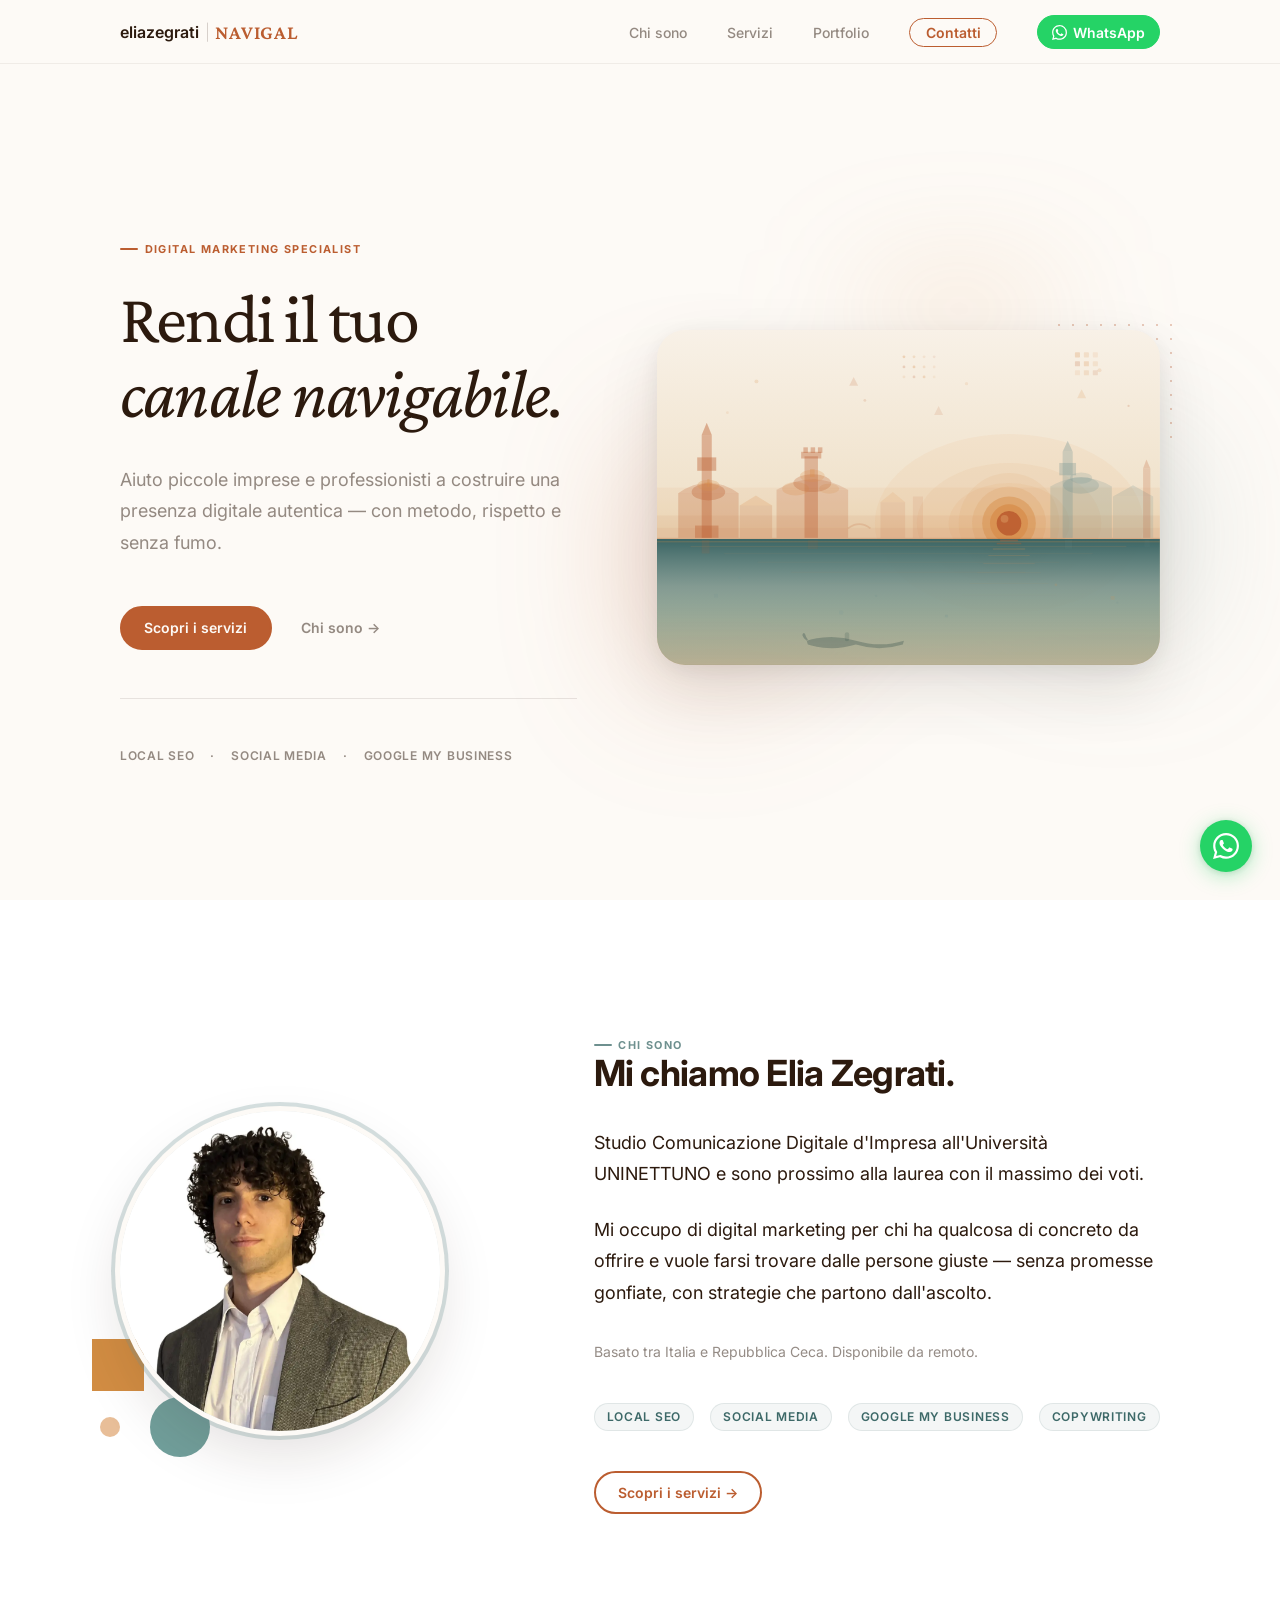
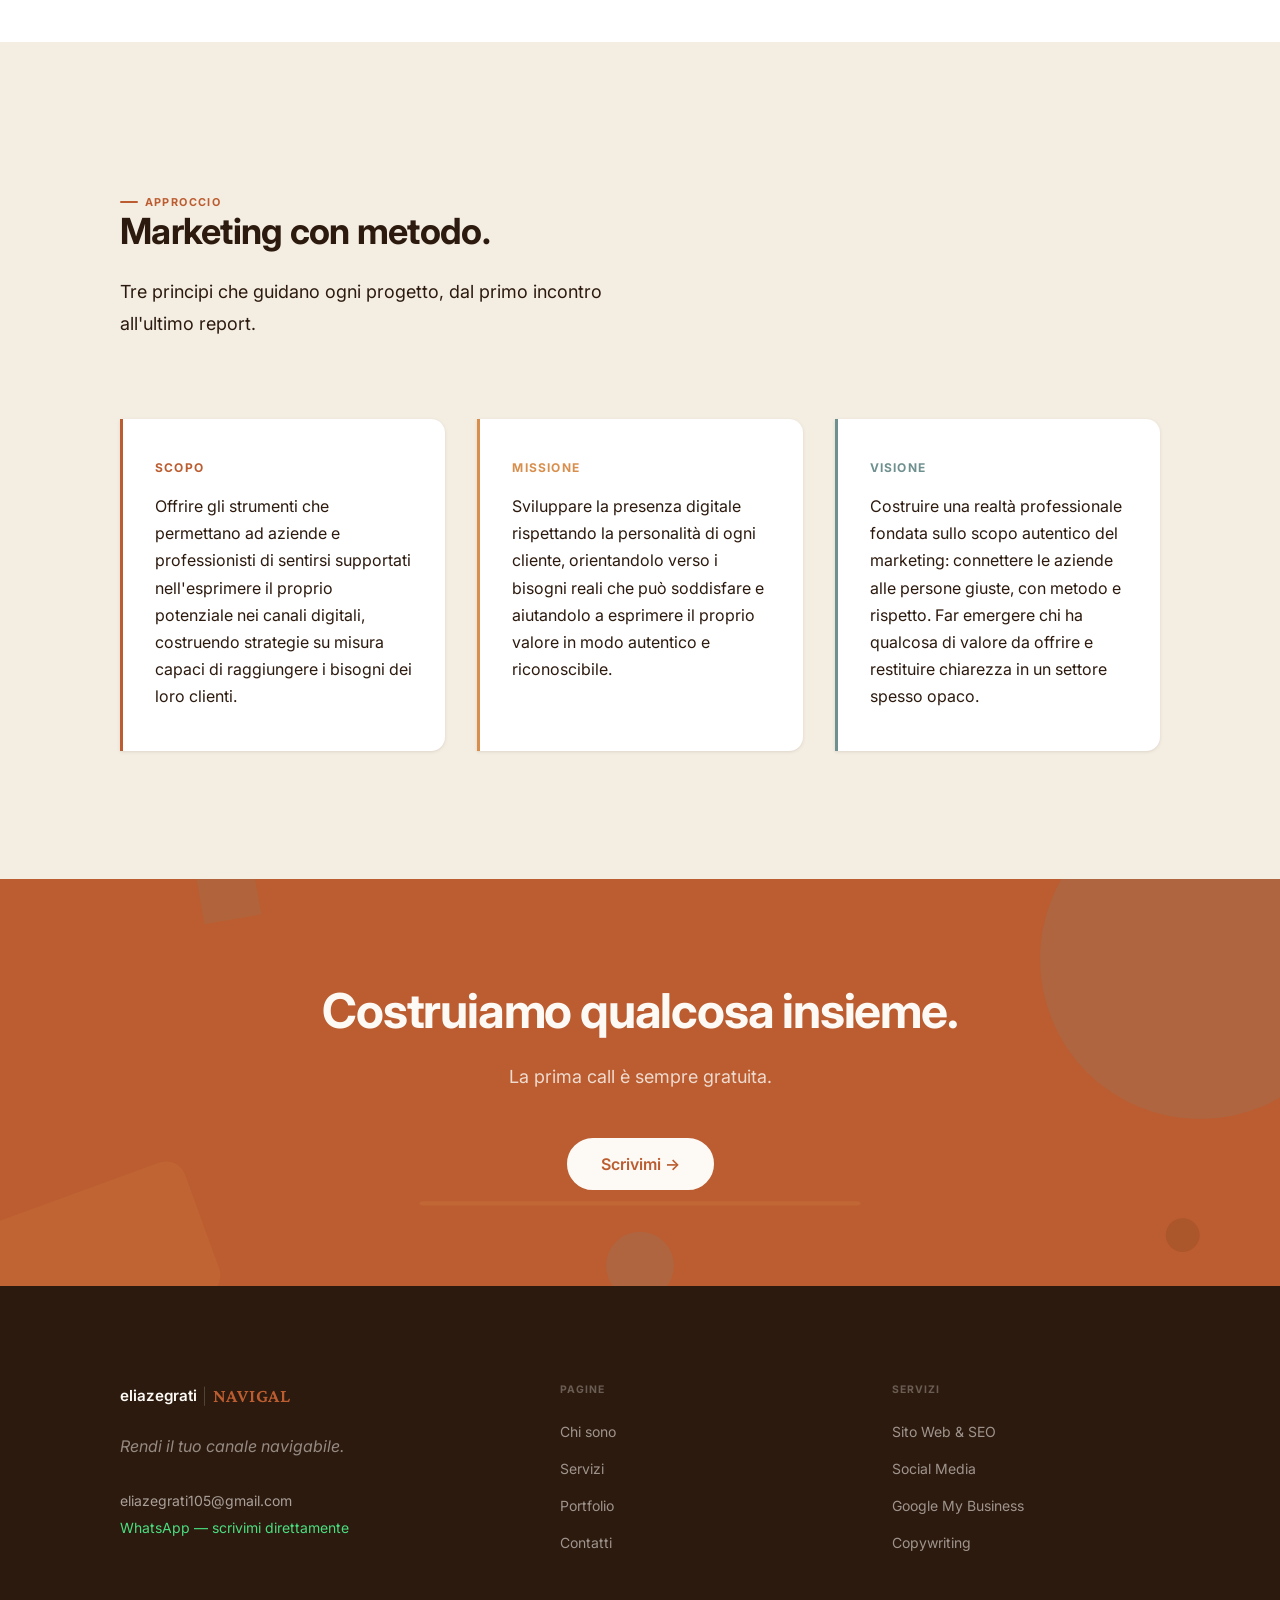
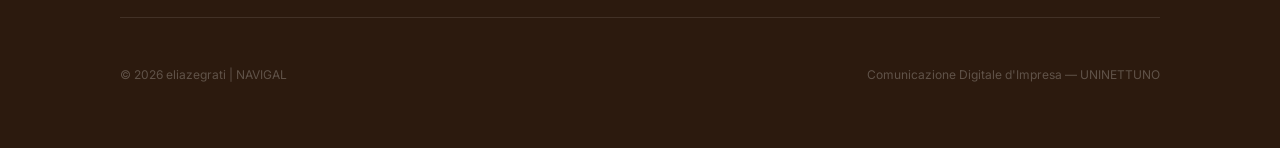
<file: index.html>
<!DOCTYPE html>
<html lang="it">
<head>
  <meta charset="UTF-8">
  <meta name="viewport" content="width=device-width, initial-scale=1.0">
  <script>if ('scrollRestoration' in history) history.scrollRestoration = 'manual';</script>
  <title>Elia Zegrati | NAVIGAL — Digital Marketing</title>
  <meta name="description" content="Elia Zegrati, digital marketing specialist. Local SEO, Social Media, Copywriting per piccole imprese e professionisti.">
  <link rel="preconnect" href="https://fonts.googleapis.com">
  <link rel="preconnect" href="https://fonts.gstatic.com" crossorigin>
  <link href="https://fonts.googleapis.com/css2?family=Crimson+Pro:ital,wght@0,400;0,500;0,600;1,400;1,500&family=Inter:wght@400;500;600;700;800&display=swap" rel="stylesheet">
  <link rel="stylesheet" href="css/reset.css">
  <link rel="stylesheet" href="css/variables.css">
  <link rel="stylesheet" href="css/typography.css">
  <link rel="stylesheet" href="css/components.css">
  <link rel="stylesheet" href="css/layout.css">
</head>
<body>

  <!-- ══ NAVIGATION ══ -->
  <header class="site-header" id="site-header">
    <div class="container">
      <nav class="nav" aria-label="Navigazione principale">
        <a href="index.html" class="nav-logo" aria-label="Torna alla home — Elia Zegrati NAVIGAL">
          <span class="nav-logo-name">eliazegrati</span>
          <span class="nav-logo-sep" aria-hidden="true">|</span>
          <span class="nav-logo-brand">NAVIGAL</span>
        </a>
        <button class="nav-toggle" id="nav-toggle" aria-expanded="false" aria-controls="nav-menu" aria-label="Apri menu di navigazione">
          <span></span><span></span><span></span>
        </button>
        <ul class="nav-menu" id="nav-menu" role="list">
          <li><a href="#chi-sono" class="nav-link">Chi sono</a></li>
          <li><a href="servizi.html" class="nav-link">Servizi</a></li>
          <li><a href="portfolio.html" class="nav-link">Portfolio</a></li>
          <li><a href="mailto:eliazegrati105@gmail.com" class="nav-cta">Contatti</a></li>
          <li>
            <a href="https://wa.me/393393580501" class="nav-wa" target="_blank" rel="noopener noreferrer" aria-label="Scrivimi su WhatsApp">
              <svg viewBox="0 0 24 24" fill="currentColor" aria-hidden="true"><path d="M17.472 14.382c-.297-.149-1.758-.867-2.03-.967-.273-.099-.471-.148-.67.15-.197.297-.767.966-.94 1.164-.173.199-.347.223-.644.075-.297-.15-1.255-.463-2.39-1.475-.883-.788-1.48-1.761-1.653-2.059-.173-.297-.018-.458.13-.606.134-.133.298-.347.446-.52.149-.174.198-.298.298-.497.099-.198.05-.371-.025-.52-.075-.149-.669-1.612-.916-2.207-.242-.579-.487-.5-.669-.51-.173-.008-.371-.01-.57-.01-.198 0-.52.074-.792.372-.272.297-1.04 1.016-1.04 2.479 0 1.462 1.065 2.875 1.213 3.074.149.198 2.096 3.2 5.077 4.487.709.306 1.262.489 1.694.625.712.227 1.36.195 1.871.118.571-.085 1.758-.719 2.006-1.413.248-.694.248-1.289.173-1.413-.074-.124-.272-.198-.57-.347m-5.421 7.403h-.004a9.87 9.87 0 01-5.031-1.378l-.361-.214-3.741.982.998-3.648-.235-.374a9.86 9.86 0 01-1.51-5.26c.001-5.45 4.436-9.884 9.888-9.884 2.64 0 5.122 1.03 6.988 2.898a9.825 9.825 0 012.893 6.994c-.003 5.45-4.437 9.884-9.885 9.884m8.413-18.297A11.815 11.815 0 0012.05 0C5.495 0 .16 5.335.157 11.892c0 2.096.547 4.142 1.588 5.945L.057 24l6.305-1.654a11.882 11.882 0 005.683 1.448h.005c6.554 0 11.89-5.335 11.893-11.893a11.821 11.821 0 00-3.48-8.413z"/></svg>
              WhatsApp
            </a>
          </li>
        </ul>
      </nav>
    </div>
  </header>

  <main>

    <!-- ══ HERO ══ -->
    <section class="hero" aria-label="Presentazione">
      <div class="container">
        <div class="hero-inner">

          <!-- Copy — scorrimento lento -->
          <div class="hero-parallax-l">
            <div class="hero-content">
              <p class="hero-eyebrow">Digital Marketing Specialist</p>
              <h1 class="hero-headline">
                Rendi il tuo<br>
                <em>canale navigabile.</em>
              </h1>
              <p class="hero-sub">
                Aiuto piccole imprese e professionisti a costruire una presenza digitale autentica — con metodo, rispetto e senza fumo.
              </p>
              <div class="hero-actions">
                <a href="servizi.html" class="btn btn-primary">Scopri i servizi</a>
                <a href="#chi-sono" class="btn btn-ghost">Chi sono →</a>
              </div>
              <div class="hero-services" aria-label="Aree di competenza">
                <span class="hero-service-tag">Local SEO</span>
                <span class="hero-service-tag" aria-hidden="true">·</span>
                <span class="hero-service-tag">Social Media</span>
                <span class="hero-service-tag" aria-hidden="true">·</span>
                <span class="hero-service-tag">Google My Business</span>
              </div>
            </div>
          </div>

          <!-- Finestra illustrazione — scorrimento più lento -->
          <div class="hero-parallax-r" aria-hidden="true">
            <div class="hero-window">
              <!-- SVG: Tramonto veneziano geometrico — inline, no file esterni -->
              <svg viewBox="0 0 900 600" xmlns="http://www.w3.org/2000/svg"
                   style="display:block;width:100%;height:100%;"
                   preserveAspectRatio="xMidYMid meet" aria-hidden="true">
                <defs>
                  <linearGradient id="vz-sky" x1="0" y1="0" x2="0" y2="1">
                    <stop offset="0%"   stop-color="#F8F1E7"/>
                    <stop offset="50%"  stop-color="#F0E2CB"/>
                    <stop offset="82%"  stop-color="#E5C898"/>
                    <stop offset="100%" stop-color="#D88F4D" stop-opacity="0.65"/>
                  </linearGradient>
                  <linearGradient id="vz-water" x1="0" y1="0" x2="0" y2="1">
                    <stop offset="0%"   stop-color="#3A6463"/>
                    <stop offset="38%"  stop-color="#6E908F" stop-opacity="0.82"/>
                    <stop offset="100%" stop-color="#7AADA9" stop-opacity="0.42"/>
                  </linearGradient>
                </defs>

                <!-- ── CIELO ── -->
                <rect width="900" height="600" fill="url(#vz-sky)"/>
                <!-- Fasce atmosferiche calde verso l'orizzonte -->
                <rect x="0" y="282" width="900" height="90"  fill="#D88F4D" opacity="0.08"/>
                <rect x="0" y="332" width="900" height="46"  fill="#BB5D30" opacity="0.07"/>
                <rect x="0" y="354" width="900" height="22"  fill="#BB5D30" opacity="0.06"/>
                <!-- Alone ambientale del sole -->
                <ellipse cx="630" cy="346" rx="240" ry="160" fill="#D88F4D" opacity="0.07"/>
                <ellipse cx="630" cy="346" rx="165" ry="108" fill="#D88F4D" opacity="0.08"/>
                <ellipse cx="630" cy="346" rx="108" ry="72"  fill="#D88F4D" opacity="0.09"/>

                <!-- ── SOLE — cerchi concentrici modulari ── -->
                <circle cx="630" cy="346" r="90"  fill="#D88F4D" opacity="0.10"/>
                <circle cx="630" cy="346" r="66"  fill="#D88F4D" opacity="0.18"/>
                <circle cx="630" cy="346" r="48"  fill="#D88F4D" opacity="0.50"/>
                <circle cx="630" cy="346" r="34"  fill="#D88F4D" opacity="0.82"/>
                <circle cx="630" cy="346" r="22"  fill="#BB5D30" opacity="0.90"/>
                <circle cx="622" cy="338" r="7"   fill="#F2C88A" opacity="0.28"/>

                <!-- ── LINEA ORIZZONTE ── -->
                <rect x="0" y="372" width="900" height="1.5" fill="#BB5D30" opacity="0.30"/>
                <rect x="0" y="373.5" width="900" height="1" fill="#D88F4D" opacity="0.22"/>

                <!-- ── ACQUA ── -->
                <rect x="0" y="374" width="900" height="226" fill="url(#vz-water)"/>
                <!-- Striature di luce sull'acqua -->
                <rect x="0"   y="378" width="900" height="2"   fill="#D88F4D" opacity="0.28"/>
                <rect x="60"  y="387" width="780" height="1.5" fill="#D88F4D" opacity="0.16"/>
                <rect x="120" y="400" width="660" height="1"   fill="#D88F4D" opacity="0.11"/>
                <rect x="180" y="415" width="540" height="1"   fill="#D88F4D" opacity="0.08"/>
                <rect x="240" y="433" width="420" height="1"   fill="#D88F4D" opacity="0.06"/>
                <rect x="300" y="453" width="300" height="0.5" fill="#D88F4D" opacity="0.04"/>

                <!-- ══ ARCHITETTURE VENEZIANE — sagome geometriche ══ -->

                <!-- ─ Cluster sinistro ─ -->
                <!-- Campanile sottile -->
                <polygon points="80,188 89,166 98,188"        fill="#BB5D30" opacity="0.44"/>
                <rect x="80"  y="188" width="18" height="184" fill="#BB5D30" opacity="0.40"/>
                <rect x="72"  y="228" width="34" height="24"  fill="#BB5D30" opacity="0.42"/>
                <rect x="68"  y="350" width="42" height="22"  fill="#BB5D30" opacity="0.38"/>
                <!-- Chiesa con cupola -->
                <rect x="38"  y="292" width="108" height="80" fill="#BB5D30" opacity="0.26"/>
                <path d="M38,292 Q92,255 146,292 Z"           fill="#BB5D30" opacity="0.24"/>
                <ellipse cx="92" cy="290" rx="30" ry="15"     fill="#BB5D30" opacity="0.32"/>
                <ellipse cx="92" cy="278" rx="20" ry="10"     fill="#D88F4D" opacity="0.28"/>
                <rect x="90"  y="267" width="4"  height="14"  fill="#D88F4D" opacity="0.38"/>
                <rect x="85"  y="273" width="14" height="3"   fill="#D88F4D" opacity="0.38"/>
                <!-- Palazzetto laterale -->
                <rect x="148" y="314" width="58" height="58"  fill="#BB5D30" opacity="0.18"/>
                <polygon points="148,314 177,296 206,314"      fill="#D88F4D" opacity="0.22"/>

                <!-- ─ Cluster centrale ─ -->
                <!-- Torre con merli -->
                <rect x="264" y="226" width="24" height="146" fill="#BB5D30" opacity="0.36"/>
                <rect x="258" y="218" width="36" height="12"  fill="#BB5D30" opacity="0.38"/>
                <rect x="262" y="210" width="8"  height="10"  fill="#BB5D30" opacity="0.38"/>
                <rect x="275" y="210" width="8"  height="10"  fill="#BB5D30" opacity="0.38"/>
                <rect x="288" y="210" width="8"  height="10"  fill="#BB5D30" opacity="0.38"/>
                <!-- Grande chiesa -->
                <rect x="214" y="286" width="128" height="86" fill="#BB5D30" opacity="0.22"/>
                <path d="M214,286 Q278,248 342,286 Z"          fill="#BB5D30" opacity="0.20"/>
                <!-- Tre cupole -->
                <ellipse cx="248" cy="284" rx="24" ry="12"    fill="#D88F4D" opacity="0.24"/>
                <ellipse cx="308" cy="284" rx="18" ry="9"     fill="#D88F4D" opacity="0.20"/>
                <ellipse cx="278" cy="274" rx="34" ry="16"    fill="#BB5D30" opacity="0.28"/>
                <ellipse cx="278" cy="261" rx="22" ry="11"    fill="#D88F4D" opacity="0.24"/>
                <rect x="274" y="249" width="8"  height="14"  fill="#D88F4D" opacity="0.32"/>
                <!-- Arco ponte -->
                <path d="M342,355 Q362,340 382,355" stroke="#BB5D30" stroke-width="3" fill="none" opacity="0.18"/>

                <!-- ─ Transizione (davanti al sole, più tenue) ─ -->
                <rect x="400" y="308" width="44" height="64"  fill="#BB5D30" opacity="0.12"/>
                <polygon points="400,308 422,290 444,308"      fill="#D88F4D" opacity="0.14"/>
                <rect x="458" y="298" width="18" height="74"  fill="#BB5D30" opacity="0.10"/>

                <!-- ─ Cluster destro — tonalità verde ─ -->
                <!-- Campanile destro -->
                <polygon points="726,218 735,198 744,218"      fill="#6E908F" opacity="0.32"/>
                <rect x="726" y="218" width="18" height="154"  fill="#6E908F" opacity="0.28"/>
                <rect x="720" y="238" width="30" height="22"   fill="#6E908F" opacity="0.30"/>
                <!-- Palazzo con cupola -->
                <rect x="704" y="280" width="110" height="92"  fill="#6E908F" opacity="0.22"/>
                <path d="M704,280 Q759,248 814,280 Z"           fill="#6E908F" opacity="0.20"/>
                <ellipse cx="759" cy="278" rx="32" ry="15"     fill="#6E908F" opacity="0.24"/>
                <ellipse cx="759" cy="265" rx="20" ry="10"     fill="#6E908F" opacity="0.20"/>
                <!-- Edificio estremo destro -->
                <rect x="816" y="298" width="72" height="74"   fill="#6E908F" opacity="0.18"/>
                <polygon points="816,298 852,278 888,298"       fill="#6E908F" opacity="0.20"/>
                <rect x="870" y="248" width="13" height="124"  fill="#BB5D30" opacity="0.22"/>
                <polygon points="870,248 876,232 883,248"       fill="#BB5D30" opacity="0.24"/>

                <!-- ══ RIFLESSI SULL'ACQUA ══ -->
                <!-- Colonna di luce del sole — si allarga scendendo -->
                <rect x="614" y="375" width="32"  height="3"   fill="#BB5D30" opacity="0.42"/>
                <rect x="608" y="381" width="44"  height="2.5" fill="#BB5D30" opacity="0.32"/>
                <rect x="601" y="391" width="58"  height="2"   fill="#D88F4D" opacity="0.26"/>
                <rect x="593" y="403" width="74"  height="1.5" fill="#D88F4D" opacity="0.20"/>
                <rect x="584" y="417" width="92"  height="1.5" fill="#D88F4D" opacity="0.14"/>
                <rect x="573" y="434" width="114" height="1"   fill="#D88F4D" opacity="0.10"/>
                <rect x="560" y="453" width="140" height="1"   fill="#D88F4D" opacity="0.07"/>
                <rect x="545" y="474" width="170" height="0.5" fill="#D88F4D" opacity="0.04"/>
                <!-- Riflessi edifici -->
                <rect x="80"  y="376" width="14"  height="24"  fill="#BB5D30" opacity="0.12"/>
                <rect x="270" y="376" width="18"  height="16"  fill="#BB5D30" opacity="0.09"/>
                <rect x="730" y="376" width="13"  height="15"  fill="#6E908F" opacity="0.09"/>
                <rect x="872" y="376" width="10"  height="13"  fill="#6E908F" opacity="0.07"/>

                <!-- ─ Gondola ─ -->
                <path d="M268,556 Q312,543 356,556 Q400,569 442,556 L440,563 Q398,576 356,563 Q312,576 270,563 Z"
                      fill="#2C4847" opacity="0.30"/>
                <path d="M268,556 Q262,553 260,546 Q262,540 265,544 Q267,551 270,554 Z"
                      fill="#2C4847" opacity="0.30"/>
                <rect x="336" y="541" width="8" height="16" rx="4" fill="#2C4847" opacity="0.18"/>

                <!-- ══ MODULI DECORATIVI ══ -->

                <!-- Griglia di cerchi — cielo centrale alto -->
                <circle cx="442" cy="48"  r="2.5" fill="#D88F4D" opacity="0.30"/>
                <circle cx="460" cy="48"  r="2.5" fill="#D88F4D" opacity="0.20"/>
                <circle cx="478" cy="48"  r="2.5" fill="#D88F4D" opacity="0.13"/>
                <circle cx="496" cy="48"  r="2.5" fill="#BB5D30" opacity="0.10"/>
                <circle cx="442" cy="66"  r="2.5" fill="#BB5D30" opacity="0.22"/>
                <circle cx="460" cy="66"  r="2.5" fill="#D88F4D" opacity="0.30"/>
                <circle cx="478" cy="66"  r="2.5" fill="#D88F4D" opacity="0.18"/>
                <circle cx="496" cy="66"  r="2.5" fill="#D88F4D" opacity="0.12"/>
                <circle cx="442" cy="84"  r="2.5" fill="#D88F4D" opacity="0.14"/>
                <circle cx="460" cy="84"  r="2.5" fill="#BB5D30" opacity="0.20"/>
                <circle cx="478" cy="84"  r="2.5" fill="#D88F4D" opacity="0.26"/>
                <circle cx="496" cy="84"  r="2.5" fill="#D88F4D" opacity="0.10"/>

                <!-- Punti accentuali nel cielo -->
                <circle cx="178" cy="92"  r="3.5" fill="#D88F4D" opacity="0.20"/>
                <circle cx="372" cy="126" r="2.5" fill="#BB5D30" opacity="0.16"/>
                <circle cx="792" cy="72"  r="3.5" fill="#D88F4D" opacity="0.18"/>
                <circle cx="844" cy="136" r="2"   fill="#BB5D30" opacity="0.20"/>
                <circle cx="554" cy="96"  r="3"   fill="#D88F4D" opacity="0.14"/>
                <circle cx="126" cy="148" r="2.5" fill="#D88F4D" opacity="0.13"/>

                <!-- Triangoli modulari — accento direzionale -->
                <polygon points="352,84  360,100 344,100" fill="#BB5D30" opacity="0.16"/>
                <polygon points="760,106 768,122 752,122" fill="#D88F4D" opacity="0.18"/>
                <polygon points="504,136 512,152 496,152" fill="#BB5D30" opacity="0.13"/>

                <!-- Griglia di quadrati — angolo in alto a destra -->
                <rect x="748" y="40"  width="9" height="9" rx="1" fill="#D88F4D" opacity="0.26"/>
                <rect x="764" y="40"  width="9" height="9" rx="1" fill="#D88F4D" opacity="0.18"/>
                <rect x="780" y="40"  width="9" height="9" rx="1" fill="#D88F4D" opacity="0.12"/>
                <rect x="748" y="56"  width="9" height="9" rx="1" fill="#BB5D30" opacity="0.20"/>
                <rect x="764" y="56"  width="9" height="9" rx="1" fill="#D88F4D" opacity="0.24"/>
                <rect x="780" y="56"  width="9" height="9" rx="1" fill="#D88F4D" opacity="0.14"/>
                <rect x="748" y="72"  width="9" height="9" rx="1" fill="#D88F4D" opacity="0.12"/>
                <rect x="764" y="72"  width="9" height="9" rx="1" fill="#D88F4D" opacity="0.18"/>
                <rect x="780" y="72"  width="9" height="9" rx="1" fill="#BB5D30" opacity="0.15"/>

                <!-- Dettagli geometrici sull'acqua -->
                <circle cx="148" cy="444" r="2.5" fill="#6E908F" opacity="0.22"/>
                <circle cx="392" cy="476" r="2"   fill="#6E908F" opacity="0.18"/>
                <circle cx="518" cy="512" r="3"   fill="#6E908F" opacity="0.20"/>
                <circle cx="714" cy="456" r="2.5" fill="#D88F4D" opacity="0.16"/>
                <circle cx="824" cy="488" r="2"   fill="#6E908F" opacity="0.14"/>
                <rect x="102" y="472" width="7" height="7" rx="1" fill="#6E908F" opacity="0.16"/>
                <rect x="326" y="502" width="7" height="7" rx="1" fill="#6E908F" opacity="0.13"/>
                <rect x="812" y="476" width="7" height="7" rx="1" fill="#D88F4D" opacity="0.15"/>
              </svg>
            </div>
          </div>

        </div>
      </div>
    </section>

    <!-- ══ CHI SONO ══ -->
    <section class="section section--bg-white" id="chi-sono" aria-labelledby="chisono-heading">
      <div class="container">
        <div class="chisono-grid">

          <div class="chisono-photo-wrap reveal">
            <img
              src="assets/elia-zegrati-digital-marketing-specialist.webp"
              alt="Ritratto di Elia Zegrati"
              class="chisono-photo"
              width="320"
              height="320"
            >
            <svg class="chisono-geo-accent" viewBox="0 0 120 120" fill="none" aria-hidden="true">
              <rect x="0" y="0" width="52" height="52" fill="#C8741A" opacity="0.82"/>
              <circle cx="88" cy="88" r="30" fill="#4A847F" opacity="0.78"/>
              <rect x="58" y="2" width="26" height="26" fill="#BB5D30" opacity="0.52" transform="rotate(18 71 15)"/>
              <circle cx="18" cy="88" r="10" fill="#D88F4D" opacity="0.58"/>
            </svg>
          </div>

          <div class="chisono-text">
            <p class="section-label section-label--verde reveal">Chi sono</p>
            <h2 id="chisono-heading" class="display-md reveal reveal-d1" style="margin-bottom: var(--sp-4);">
              Mi chiamo Elia Zegrati.
            </h2>
            <p class="body-lg reveal reveal-d2">
              Studio Comunicazione Digitale d'Impresa all'Università UNINETTUNO e sono prossimo alla laurea con il massimo dei voti.
            </p>
            <p class="body-lg reveal reveal-d2" style="margin-top: var(--sp-3);">
              Mi occupo di digital marketing per chi ha qualcosa di concreto da offrire e vuole farsi trovare dalle persone giuste — senza promesse gonfiate, con strategie che partono dall'ascolto.
            </p>
            <p class="body-sm reveal reveal-d2" style="margin-top: var(--sp-4); color: var(--inchiostro-50);">
              Basato tra Italia e Repubblica Ceca. Disponibile da remoto.
            </p>
          </div>

          <div class="chisono-after">
            <div class="chisono-tags reveal reveal-d3">
              <span class="chisono-tag">Local SEO</span>
              <span class="chisono-tag">Social Media</span>
              <span class="chisono-tag">Google My Business</span>
              <span class="chisono-tag">Copywriting</span>
            </div>
            <div style="margin-top: var(--sp-5);" class="reveal reveal-d3">
              <a href="servizi.html" class="btn btn-outline">Scopri i servizi →</a>
            </div>
          </div>

        </div>
      </div>
    </section>

    <!-- ══ APPROCCIO / VALORI ══ -->
    <section class="section section--bg-warm" aria-labelledby="approccio-heading">
      <div class="container">
        <div class="valori-intro reveal">
          <p class="section-label">Approccio</p>
          <h2 id="approccio-heading" class="display-md" style="margin-bottom: var(--sp-3);">Marketing con metodo.</h2>
          <p class="body-lg" style="max-width: 520px;">
            Tre principi che guidano ogni progetto, dal primo incontro all'ultimo report.
          </p>
        </div>

        <div class="valori-grid">
          <div class="valore-card valore-card--scopo reveal reveal-d1">
            <p class="valore-label">Scopo</p>
            <p class="body-md">
              Offrire gli strumenti che permettano ad aziende e professionisti di sentirsi supportati nell'esprimere il proprio potenziale nei canali digitali, costruendo strategie su misura capaci di raggiungere i bisogni dei loro clienti.
            </p>
          </div>
          <div class="valore-card valore-card--missione reveal reveal-d2">
            <p class="valore-label">Missione</p>
            <p class="body-md">
              Sviluppare la presenza digitale rispettando la personalità di ogni cliente, orientandolo verso i bisogni reali che può soddisfare e aiutandolo a esprimere il proprio valore in modo autentico e riconoscibile.
            </p>
          </div>
          <div class="valore-card valore-card--visione reveal reveal-d3">
            <p class="valore-label">Visione</p>
            <p class="body-md">
              Costruire una realtà professionale fondata sullo scopo autentico del marketing: connettere le aziende alle persone giuste, con metodo e rispetto. Far emergere chi ha qualcosa di valore da offrire e restituire chiarezza in un settore spesso opaco.
            </p>
          </div>
        </div>
      </div>
    </section>

    <!-- ══ CTA STRIP ══ -->
    <div class="cta-strip" aria-label="Contatto">
      <svg class="cta-geo" aria-hidden="true" viewBox="0 0 1200 240" fill="none" preserveAspectRatio="xMidYMid slice">
        <!-- diamond ambra left -->
        <rect x="38" y="52" width="76" height="76" fill="#D88F4D" opacity="0.24" transform="rotate(45 76 90)"/>
        <!-- verde large circle top-right -->
        <circle cx="1108" cy="-8" r="108" fill="#6E908F" opacity="0.18"/>
        <!-- inchiostro rotated square top-left -->
        <rect x="-18" y="-18" width="58" height="58" fill="#2C1A0E" opacity="0.11" transform="rotate(14 11 11)"/>
        <!-- ambra triangle right -->
        <polygon points="1148,55 1200,168 1096,168" fill="#D88F4D" opacity="0.14"/>
        <!-- verde small circle bottom-center -->
        <circle cx="600" cy="228" r="20" fill="#6E908F" opacity="0.16"/>
        <!-- white dot left-center -->
        <circle cx="176" cy="182" r="15" fill="#fff" opacity="0.09"/>
        <!-- ambra thin line accent center -->
        <rect x="470" y="190" width="260" height="2.5" fill="#D88F4D" opacity="0.20" rx="2"/>
        <!-- verde small rotated rect center-top -->
        <rect x="340" y="-10" width="34" height="34" fill="#6E908F" opacity="0.13" transform="rotate(-10 357 7)"/>
        <!-- inchiostro small circle bottom-right -->
        <circle cx="920" cy="210" r="10" fill="#2C1A0E" opacity="0.10"/>
      </svg>
      <div class="container">
        <p class="cta-strip-headline reveal">Costruiamo qualcosa insieme.</p>
        <p class="cta-strip-sub reveal reveal-d1">La prima call è sempre gratuita.</p>
        <a href="mailto:eliazegrati105@gmail.com?subject=Richiesta%20di%20informazioni" class="btn btn-white btn-lg reveal reveal-d2">
          Scrivimi →
        </a>
      </div>
    </div>

  </main>

  <!-- ══ FOOTER ══ -->
  <footer class="site-footer" aria-label="Piè di pagina">
    <div class="container">
      <div class="footer-grid">
        <div>
          <div class="footer-logo" aria-label="Elia Zegrati NAVIGAL">
            <span>eliazegrati</span>
            <span class="footer-logo-sep" aria-hidden="true">|</span>
            <span class="footer-logo-brand">NAVIGAL</span>
          </div>
          <p class="footer-tagline">Rendi il tuo canale navigabile.</p>
          <address class="footer-contact">
            <a href="mailto:eliazegrati105@gmail.com">eliazegrati105@gmail.com</a>
            <a href="https://wa.me/393393580501" class="whatsapp" target="_blank" rel="noopener noreferrer">WhatsApp — scrivimi direttamente</a>
          </address>
        </div>
        <div>
          <p class="footer-col-title">Pagine</p>
          <nav class="footer-nav" aria-label="Navigazione footer">
            <a href="#chi-sono">Chi sono</a>
            <a href="servizi.html">Servizi</a>
            <a href="portfolio.html">Portfolio</a>
            <a href="mailto:eliazegrati105@gmail.com">Contatti</a>
          </nav>
        </div>
        <div>
          <p class="footer-col-title">Servizi</p>
          <nav class="footer-nav" aria-label="Servizi footer">
            <a href="servizi.html">Sito Web &amp; SEO</a>
            <a href="servizi.html">Social Media</a>
            <a href="servizi.html">Google My Business</a>
            <a href="servizi.html">Copywriting</a>
          </nav>
        </div>
      </div>
      <div class="footer-bottom">
        <span>© 2026 eliazegrati | NAVIGAL</span>
        <span>Comunicazione Digitale d'Impresa — UNINETTUNO</span>
      </div>
    </div>
  </footer>

  <!-- ══ WHATSAPP FLOAT ══ -->
  <a href="https://wa.me/393393580501" class="wa-float" target="_blank" rel="noopener noreferrer" aria-label="Scrivimi su WhatsApp">
    <svg class="wa-float-icon" viewBox="0 0 24 24" fill="currentColor" aria-hidden="true">
      <path d="M17.472 14.382c-.297-.149-1.758-.867-2.03-.967-.273-.099-.471-.148-.67.15-.197.297-.767.966-.94 1.164-.173.199-.347.223-.644.075-.297-.15-1.255-.463-2.39-1.475-.883-.788-1.48-1.761-1.653-2.059-.173-.297-.018-.458.13-.606.134-.133.298-.347.446-.52.149-.174.198-.298.298-.497.099-.198.05-.371-.025-.52-.075-.149-.669-1.612-.916-2.207-.242-.579-.487-.5-.669-.51-.173-.008-.371-.01-.57-.01-.198 0-.52.074-.792.372-.272.297-1.04 1.016-1.04 2.479 0 1.462 1.065 2.875 1.213 3.074.149.198 2.096 3.2 5.077 4.487.709.306 1.262.489 1.694.625.712.227 1.36.195 1.871.118.571-.085 1.758-.719 2.006-1.413.248-.694.248-1.289.173-1.413-.074-.124-.272-.198-.57-.347m-5.421 7.403h-.004a9.87 9.87 0 01-5.031-1.378l-.361-.214-3.741.982.998-3.648-.235-.374a9.86 9.86 0 01-1.51-5.26c.001-5.45 4.436-9.884 9.888-9.884 2.64 0 5.122 1.03 6.988 2.898a9.825 9.825 0 012.893 6.994c-.003 5.45-4.437 9.884-9.885 9.884m8.413-18.297A11.815 11.815 0 0012.05 0C5.495 0 .16 5.335.157 11.892c0 2.096.547 4.142 1.588 5.945L.057 24l6.305-1.654a11.882 11.882 0 005.683 1.448h.005c6.554 0 11.89-5.335 11.893-11.893a11.821 11.821 0 00-3.48-8.413z"/>
    </svg>
  </a>

  <script src="js/nav.js"></script>
  <script src="js/scroll-reveal.js"></script>
</body>
</html>
</file>
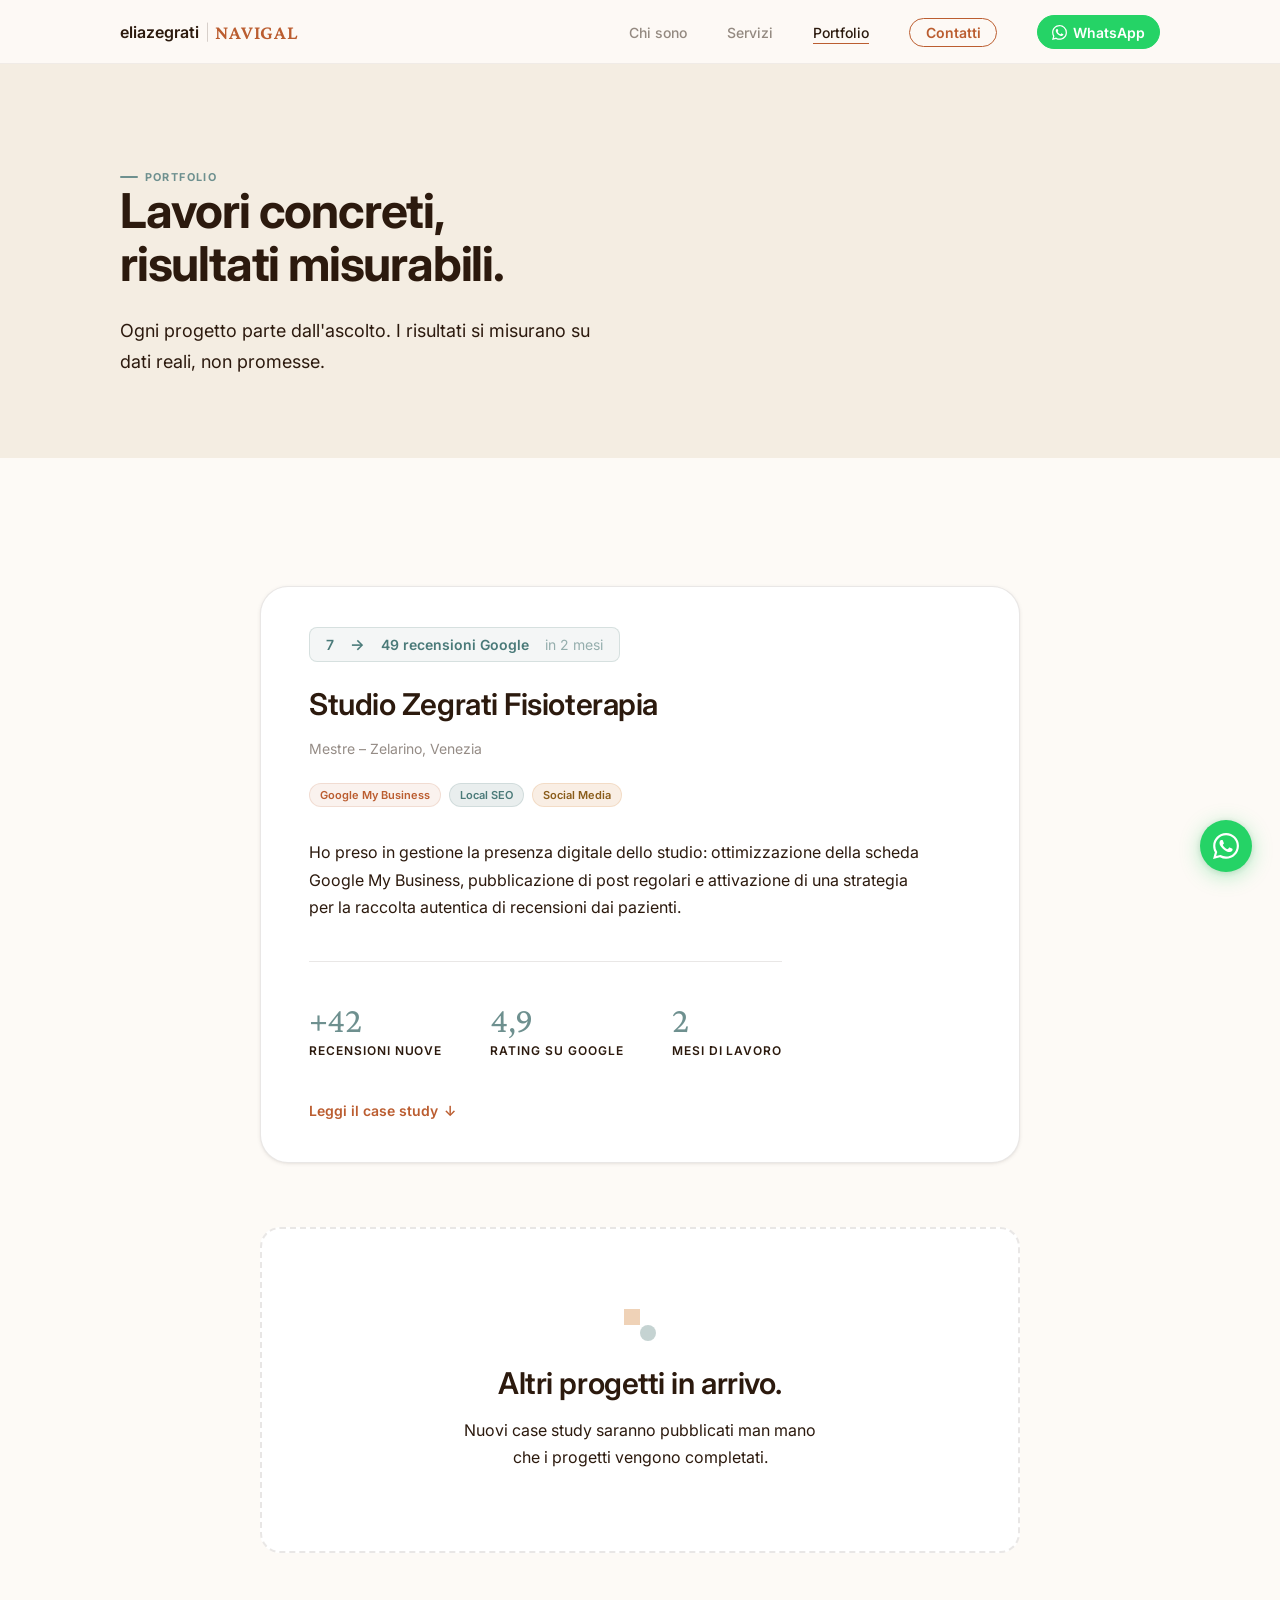
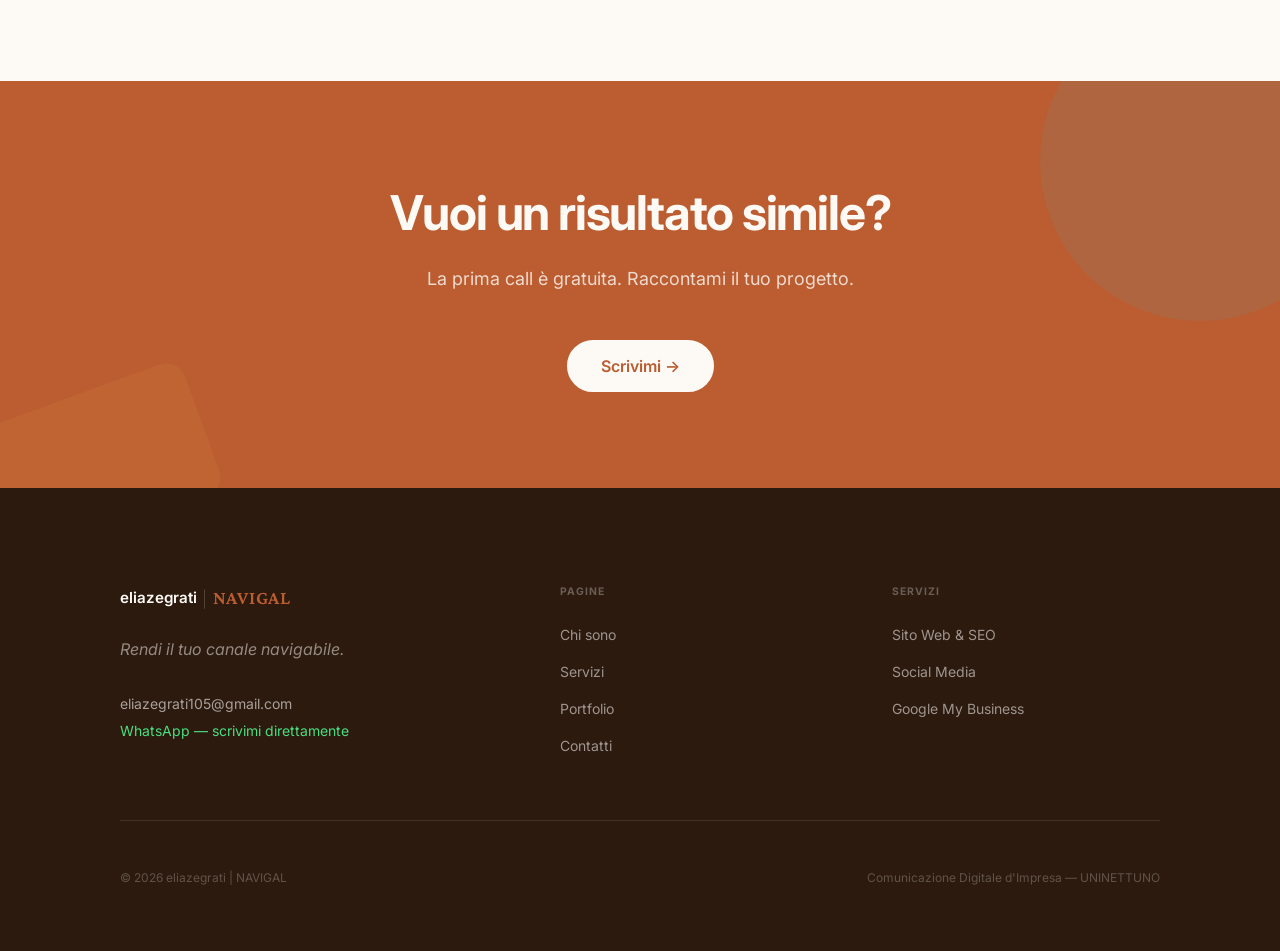
<file: portfolio.html>
<!DOCTYPE html>
<html lang="it">
<head>
  <meta charset="UTF-8">
  <meta name="viewport" content="width=device-width, initial-scale=1.0">
  <title>Portfolio — Elia Zegrati | NAVIGAL</title>
  <meta name="description" content="Case study: da 7 a 49 recensioni Google in 2 mesi per Studio Zegrati Fisioterapia a Mestre-Zelarino.">
  <link rel="preconnect" href="https://fonts.googleapis.com">
  <link rel="preconnect" href="https://fonts.gstatic.com" crossorigin>
  <link href="https://fonts.googleapis.com/css2?family=Crimson+Pro:ital,wght@0,400;0,500;0,600;1,400;1,500&family=Inter:wght@400;500;600;700;800&display=swap" rel="stylesheet">
  <link rel="stylesheet" href="css/reset.css">
  <link rel="stylesheet" href="css/variables.css">
  <link rel="stylesheet" href="css/typography.css">
  <link rel="stylesheet" href="css/components.css">
  <link rel="stylesheet" href="css/layout.css">
</head>
<body>

  <!-- ══ NAVIGATION ══ -->
  <header class="site-header" id="site-header">
    <div class="container">
      <nav class="nav" aria-label="Navigazione principale">
        <a href="index.html" class="nav-logo" aria-label="Torna alla home — Elia Zegrati NAVIGAL">
          <span class="nav-logo-name">eliazegrati</span>
          <span class="nav-logo-sep" aria-hidden="true">|</span>
          <span class="nav-logo-brand">NAVIGAL</span>
        </a>
        <button class="nav-toggle" id="nav-toggle" aria-expanded="false" aria-controls="nav-menu" aria-label="Apri menu di navigazione">
          <span></span><span></span><span></span>
        </button>
        <ul class="nav-menu" id="nav-menu" role="list">
          <li><a href="index.html#chi-sono" class="nav-link">Chi sono</a></li>
          <li><a href="servizi.html" class="nav-link">Servizi</a></li>
          <li><a href="portfolio.html" class="nav-link active">Portfolio</a></li>
          <li><a href="mailto:eliazegrati105@gmail.com" class="nav-cta">Contatti</a></li>
          <li>
            <a href="https://wa.me/393393580501" class="nav-wa" target="_blank" rel="noopener noreferrer" aria-label="Scrivimi su WhatsApp">
              <svg viewBox="0 0 24 24" fill="currentColor" aria-hidden="true"><path d="M17.472 14.382c-.297-.149-1.758-.867-2.03-.967-.273-.099-.471-.148-.67.15-.197.297-.767.966-.94 1.164-.173.199-.347.223-.644.075-.297-.15-1.255-.463-2.39-1.475-.883-.788-1.48-1.761-1.653-2.059-.173-.297-.018-.458.13-.606.134-.133.298-.347.446-.52.149-.174.198-.298.298-.497.099-.198.05-.371-.025-.52-.075-.149-.669-1.612-.916-2.207-.242-.579-.487-.5-.669-.51-.173-.008-.371-.01-.57-.01-.198 0-.52.074-.792.372-.272.297-1.04 1.016-1.04 2.479 0 1.462 1.065 2.875 1.213 3.074.149.198 2.096 3.2 5.077 4.487.709.306 1.262.489 1.694.625.712.227 1.36.195 1.871.118.571-.085 1.758-.719 2.006-1.413.248-.694.248-1.289.173-1.413-.074-.124-.272-.198-.57-.347m-5.421 7.403h-.004a9.87 9.87 0 01-5.031-1.378l-.361-.214-3.741.982.998-3.648-.235-.374a9.86 9.86 0 01-1.51-5.26c.001-5.45 4.436-9.884 9.888-9.884 2.64 0 5.122 1.03 6.988 2.898a9.825 9.825 0 012.893 6.994c-.003 5.45-4.437 9.884-9.885 9.884m8.413-18.297A11.815 11.815 0 0012.05 0C5.495 0 .16 5.335.157 11.892c0 2.096.547 4.142 1.588 5.945L.057 24l6.305-1.654a11.882 11.882 0 005.683 1.448h.005c6.554 0 11.89-5.335 11.893-11.893a11.821 11.821 0 00-3.48-8.413z"/></svg>
              WhatsApp
            </a>
          </li>
        </ul>
      </nav>
    </div>
  </header>

  <main>

    <!-- ══ PAGE HEADER ══ -->
    <section class="section--bg-warm page-header" aria-labelledby="portfolio-heading">
      <div class="container">
        <p class="section-label section-label--verde reveal">Portfolio</p>
        <h1 id="portfolio-heading" class="display-lg reveal reveal-d1" style="margin-bottom: var(--sp-3);">
          Lavori concreti,<br>risultati misurabili.
        </h1>
        <p class="body-lg reveal reveal-d2" style="max-width: 500px;">
          Ogni progetto parte dall'ascolto. I risultati si misurano su dati reali, non promesse.
        </p>
      </div>
    </section>

    <!-- ══ CASE STUDY ══ -->
    <section class="section" aria-labelledby="cs-heading">
      <div class="container" style="max-width: 840px;">

        <article class="case-card reveal" aria-label="Case study Studio Zegrati Fisioterapia">

          <div class="case-card-body">

            <!-- Risultato badge -->
            <div class="case-result" aria-label="Risultato: da 7 a 49 recensioni Google in 2 mesi">
              <span>7</span>
              <span class="case-result-arrow" aria-hidden="true">→</span>
              <span>49 recensioni Google</span>
              <span style="font-weight: 400; color: var(--verde); opacity: 0.7;" aria-label="in 2 mesi">in 2 mesi</span>
            </div>

            <h2 id="cs-heading" class="display-sm" style="margin-bottom: var(--sp-2);">
              Studio Zegrati Fisioterapia
            </h2>
            <p style="font-size: var(--text-sm); color: var(--inchiostro-50); margin-bottom: var(--sp-3);">
              Mestre – Zelarino, Venezia
            </p>

            <!-- Tag servizi -->
            <div style="display: flex; flex-wrap: wrap; gap: 8px; margin-bottom: var(--sp-4);" aria-label="Servizi erogati">
              <span style="font-size: 11px; font-weight: 600; padding: 3px 10px; border-radius: var(--r-full); background: var(--terracotta-08); color: var(--terracotta); border: 1px solid var(--terracotta-15);">Google My Business</span>
              <span style="font-size: 11px; font-weight: 600; padding: 3px 10px; border-radius: var(--r-full); background: var(--verde-15); color: #4a7a79; border: 1px solid rgba(110,144,143,0.2);">Local SEO</span>
              <span style="font-size: 11px; font-weight: 600; padding: 3px 10px; border-radius: var(--r-full); background: var(--ambra-15); color: #8a5c1a; border: 1px solid rgba(216,143,77,0.2);">Social Media</span>
            </div>

            <p class="body-md" style="max-width: 620px;">
              Ho preso in gestione la presenza digitale dello studio: ottimizzazione della scheda Google My Business, pubblicazione di post regolari e attivazione di una strategia per la raccolta autentica di recensioni dai pazienti.
            </p>

            <!-- Stats -->
            <div class="case-stats-grid" style="display: grid; grid-template-columns: repeat(3, auto); gap: var(--sp-6); margin-top: var(--sp-5); padding-top: var(--sp-5); border-top: 1px solid var(--inchiostro-10); width: fit-content;">
              <div>
                <p style="font-family: var(--font-display); font-size: var(--text-4xl); font-weight: 400; color: var(--verde); line-height: 1; letter-spacing: -0.02em;">+42</p>
                <p style="font-size: var(--text-xs); font-weight: 600; letter-spacing: 0.08em; text-transform: uppercase; color: var(--inchiostro); margin-top: 4px;">Recensioni nuove</p>
              </div>
              <div>
                <p style="font-family: var(--font-display); font-size: var(--text-4xl); font-weight: 400; color: var(--verde); line-height: 1; letter-spacing: -0.02em;">4,9</p>
                <p style="font-size: var(--text-xs); font-weight: 600; letter-spacing: 0.08em; text-transform: uppercase; color: var(--inchiostro); margin-top: 4px;">Rating su Google</p>
              </div>
              <div>
                <p style="font-family: var(--font-display); font-size: var(--text-4xl); font-weight: 400; color: var(--verde); line-height: 1; letter-spacing: -0.02em;">2</p>
                <p style="font-size: var(--text-xs); font-weight: 600; letter-spacing: 0.08em; text-transform: uppercase; color: var(--inchiostro); margin-top: 4px;">Mesi di lavoro</p>
              </div>
            </div>

            <button class="case-toggle" aria-expanded="false" style="margin-top: var(--sp-5);">
              Leggi il case study <span aria-hidden="true">↓</span>
            </button>

          </div>

          <!-- Dettagli espandibili -->
          <div class="case-details" aria-label="Dettagli del case study">
            <div class="case-details-inner">

              <div class="case-detail-block">
                <p class="case-detail-label">Contesto</p>
                <p class="body-md">
                  Lo studio aveva una scheda Google incompleta e solo 7 recensioni, con scarsa visibilità per chi cercava fisioterapia nella zona di Mestre-Zelarino. Non c'era una strategia di comunicazione digitale strutturata.
                </p>

                <p class="case-detail-label" style="margin-top: var(--sp-4);">Intervento</p>
                <p class="body-md">
                  Ottimizzazione completa della scheda Google My Business: descrizione, orari, categorie, foto professionali. Pubblicazione di post settimanali con contenuti informativi e promozionali. Implementazione di una procedura semplice di follow-up per raccogliere recensioni autentiche dai pazienti soddisfatti.
                </p>
              </div>

              <div class="case-detail-block">
                <p class="case-detail-label">Risultato</p>
                <p class="body-md">
                  Da 7 a 49 recensioni Google in 2 mesi, con rating stabile a 4,9/5. Aumento della visibilità locale su Google Maps per ricerche come "fisioterapia Mestre" e "fisioterapia Zelarino".
                </p>

                <p class="case-detail-label" style="margin-top: var(--sp-4);">Link</p>
                <div class="case-links">
                  <a
                    href="https://zegratifisioterapia.it"
                    target="_blank"
                    rel="noopener noreferrer"
                    class="btn btn-outline btn-sm"
                    aria-label="Visita il sito zegratifisioterapia.it (si apre in nuova scheda)"
                  >
                    Visita il sito ↗
                  </a>
                  <a
                    href="https://www.google.com/search?q=Zegrati+Fisioterapia+%7C+Zelarino&stick=H4sIAAAAAAAA_-NgU1I1qDAxN09NMk00SE60TDMzNUixMqhITDI3tjBJS7VMNDBJTE00WsQqH5WaXpRYkqngllmcmV-SWpRYkJmoUKMQlZqTWJSZlw8AQofIYksAAAA&hl=it&mat=CV1G0a_IO7zROfI81hd5wmFIsmJgjlkoSxyezCOCdfd8z6ewe8O6Qrr8S7Rr3TnPGWv1Q0Fb1XA4mR_GW93q157FQcMYhgrzOXwamimw3PsHUxoyTV6g&authuser=0"
                    target="_blank"
                    rel="noopener noreferrer"
                    class="btn btn-outline btn-sm"
                    aria-label="Vedi la scheda Google My Business (si apre in nuova scheda)"
                  >
                    Google My Business ↗
                  </a>
                </div>
              </div>

            </div>
          </div>

        </article>

        <!-- Coming soon -->
        <div class="coming-soon reveal" style="margin-top: var(--sp-8);" aria-label="Altri progetti in arrivo">
          <svg aria-hidden="true" style="display: block; margin: 0 auto var(--sp-3);" width="32" height="32" viewBox="0 0 32 32" fill="none">
            <rect x="0" y="0" width="16" height="16" fill="#D88F4D" opacity="0.4"/>
            <circle cx="24" cy="24" r="8" fill="#6E908F" opacity="0.4"/>
          </svg>
          <p class="display-sm" style="text-align: center; margin-bottom: var(--sp-2);">Altri progetti in arrivo.</p>
          <p class="body-md" style="text-align: center; max-width: 380px; margin: 0 auto;">
            Nuovi case study saranno pubblicati man mano che i progetti vengono completati.
          </p>
        </div>

      </div>
    </section>

    <!-- ══ CTA STRIP ══ -->
    <div class="cta-strip" aria-label="Contatto">
      <div class="container">
        <p class="cta-strip-headline reveal">Vuoi un risultato simile?</p>
        <p class="cta-strip-sub reveal reveal-d1">La prima call è gratuita. Raccontami il tuo progetto.</p>
        <a href="mailto:eliazegrati105@gmail.com?subject=Richiesta%20preventivo" class="btn btn-white btn-lg reveal reveal-d2">
          Scrivimi →
        </a>
      </div>
    </div>

  </main>

  <!-- ══ FOOTER ══ -->
  <footer class="site-footer" aria-label="Piè di pagina">
    <div class="container">
      <div class="footer-grid">
        <div>
          <div class="footer-logo">
            <span>eliazegrati</span>
            <span class="footer-logo-sep" aria-hidden="true">|</span>
            <span class="footer-logo-brand">NAVIGAL</span>
          </div>
          <p class="footer-tagline">Rendi il tuo canale navigabile.</p>
          <address class="footer-contact">
            <a href="mailto:eliazegrati105@gmail.com">eliazegrati105@gmail.com</a>
            <a href="https://wa.me/393393580501" class="whatsapp" target="_blank" rel="noopener noreferrer">WhatsApp — scrivimi direttamente</a>
          </address>
        </div>
        <div>
          <p class="footer-col-title">Pagine</p>
          <nav class="footer-nav" aria-label="Navigazione footer">
            <a href="index.html#chi-sono">Chi sono</a>
            <a href="servizi.html">Servizi</a>
            <a href="portfolio.html">Portfolio</a>
            <a href="mailto:eliazegrati105@gmail.com">Contatti</a>
          </nav>
        </div>
        <div>
          <p class="footer-col-title">Servizi</p>
          <nav class="footer-nav" aria-label="Servizi footer">
            <a href="servizi.html">Sito Web &amp; SEO</a>
            <a href="servizi.html">Social Media</a>
            <a href="servizi.html">Google My Business</a>
          </nav>
        </div>
      </div>
      <div class="footer-bottom">
        <span>© 2026 eliazegrati | NAVIGAL</span>
        <span>Comunicazione Digitale d'Impresa — UNINETTUNO</span>
      </div>
    </div>
  </footer>

  <!-- ══ WHATSAPP FLOAT ══ -->
  <a href="https://wa.me/393393580501" class="wa-float" target="_blank" rel="noopener noreferrer" aria-label="Scrivimi su WhatsApp">
    <svg class="wa-float-icon" viewBox="0 0 24 24" fill="currentColor" aria-hidden="true">
      <path d="M17.472 14.382c-.297-.149-1.758-.867-2.03-.967-.273-.099-.471-.148-.67.15-.197.297-.767.966-.94 1.164-.173.199-.347.223-.644.075-.297-.15-1.255-.463-2.39-1.475-.883-.788-1.48-1.761-1.653-2.059-.173-.297-.018-.458.13-.606.134-.133.298-.347.446-.52.149-.174.198-.298.298-.497.099-.198.05-.371-.025-.52-.075-.149-.669-1.612-.916-2.207-.242-.579-.487-.5-.669-.51-.173-.008-.371-.01-.57-.01-.198 0-.52.074-.792.372-.272.297-1.04 1.016-1.04 2.479 0 1.462 1.065 2.875 1.213 3.074.149.198 2.096 3.2 5.077 4.487.709.306 1.262.489 1.694.625.712.227 1.36.195 1.871.118.571-.085 1.758-.719 2.006-1.413.248-.694.248-1.289.173-1.413-.074-.124-.272-.198-.57-.347m-5.421 7.403h-.004a9.87 9.87 0 01-5.031-1.378l-.361-.214-3.741.982.998-3.648-.235-.374a9.86 9.86 0 01-1.51-5.26c.001-5.45 4.436-9.884 9.888-9.884 2.64 0 5.122 1.03 6.988 2.898a9.825 9.825 0 012.893 6.994c-.003 5.45-4.437 9.884-9.885 9.884m8.413-18.297A11.815 11.815 0 0012.05 0C5.495 0 .16 5.335.157 11.892c0 2.096.547 4.142 1.588 5.945L.057 24l6.305-1.654a11.882 11.882 0 005.683 1.448h.005c6.554 0 11.89-5.335 11.893-11.893a11.821 11.821 0 00-3.48-8.413z"/>
    </svg>
  </a>

  <script src="js/nav.js"></script>
  <script src="js/scroll-reveal.js"></script>
  <script src="js/portfolio.js"></script>
</body>
</html>
</file>
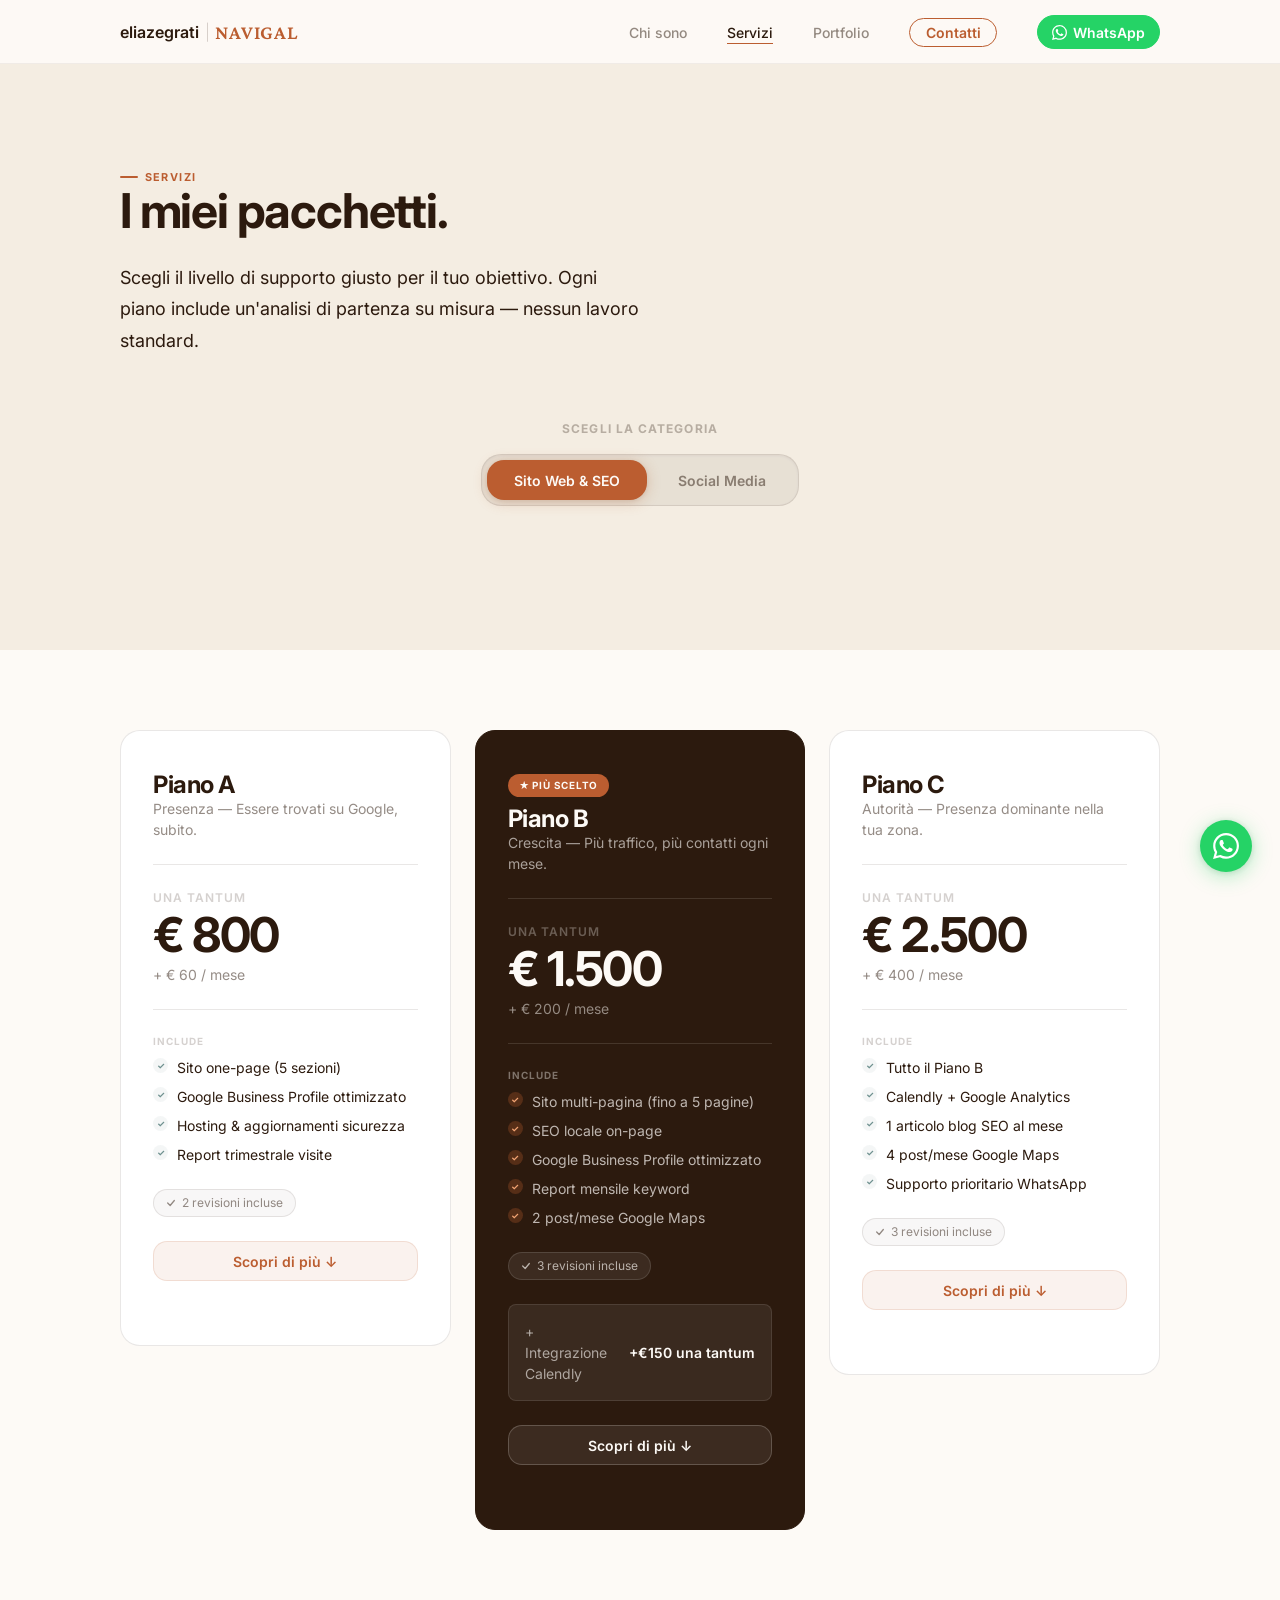
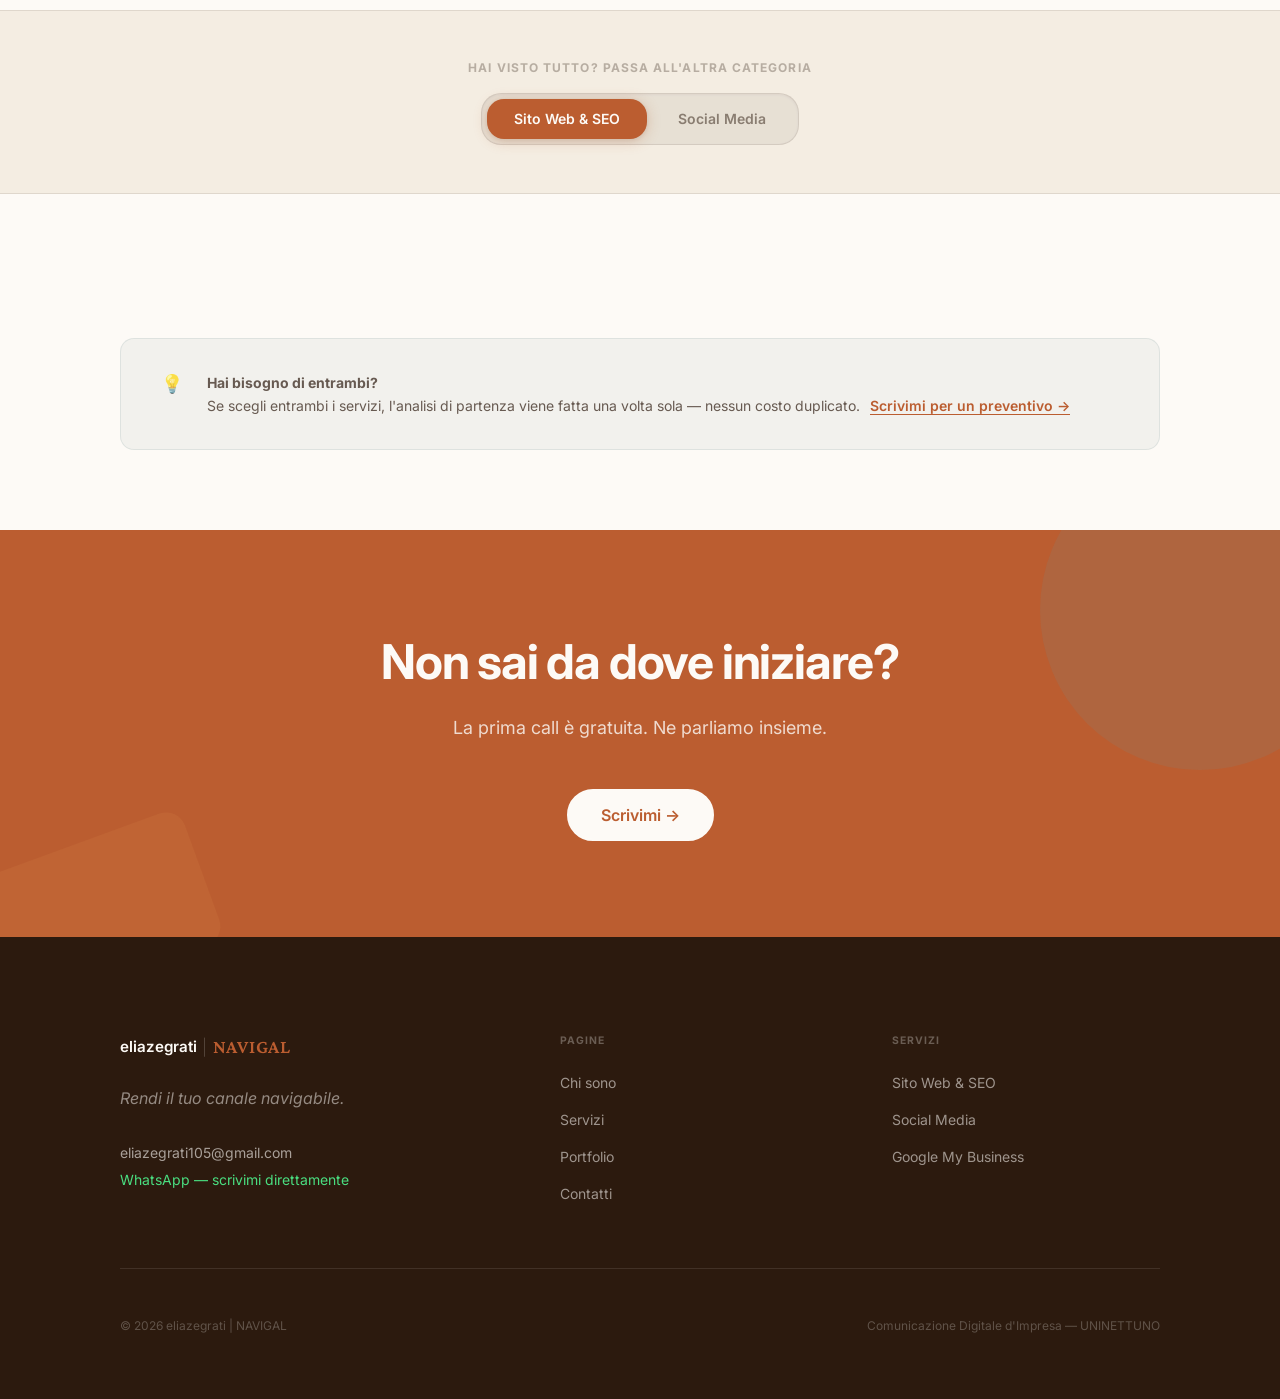
<file: servizi.html>
<!DOCTYPE html>
<html lang="it">
<head>
  <meta charset="UTF-8">
  <meta name="viewport" content="width=device-width, initial-scale=1.0">
  <title>Servizi — Elia Zegrati | NAVIGAL</title>
  <meta name="description" content="Pacchetti di digital marketing per siti web, SEO locale e gestione social media. Tre livelli: Presenza, Crescita, Autorità.">
  <link rel="preconnect" href="https://fonts.googleapis.com">
  <link rel="preconnect" href="https://fonts.gstatic.com" crossorigin>
  <link href="https://fonts.googleapis.com/css2?family=Crimson+Pro:ital,wght@0,400;0,500;0,600;1,400;1,500&family=Inter:wght@400;500;600;700;800&display=swap" rel="stylesheet">
  <link rel="stylesheet" href="css/reset.css">
  <link rel="stylesheet" href="css/variables.css">
  <link rel="stylesheet" href="css/typography.css">
  <link rel="stylesheet" href="css/components.css">
  <link rel="stylesheet" href="css/layout.css">
</head>
<body>

  <!-- ══ NAVIGATION ══ -->
  <header class="site-header" id="site-header">
    <div class="container">
      <nav class="nav" aria-label="Navigazione principale">
        <a href="index.html" class="nav-logo" aria-label="Torna alla home — Elia Zegrati NAVIGAL">
          <span class="nav-logo-name">eliazegrati</span>
          <span class="nav-logo-sep" aria-hidden="true">|</span>
          <span class="nav-logo-brand">NAVIGAL</span>
        </a>
        <button class="nav-toggle" id="nav-toggle" aria-expanded="false" aria-controls="nav-menu" aria-label="Apri menu di navigazione">
          <span></span><span></span><span></span>
        </button>
        <ul class="nav-menu" id="nav-menu" role="list">
          <li><a href="index.html#chi-sono" class="nav-link">Chi sono</a></li>
          <li><a href="servizi.html" class="nav-link active">Servizi</a></li>
          <li><a href="portfolio.html" class="nav-link">Portfolio</a></li>
          <li><a href="mailto:eliazegrati105@gmail.com" class="nav-cta">Contatti</a></li>
          <li>
            <a href="https://wa.me/393393580501" class="nav-wa" target="_blank" rel="noopener noreferrer" aria-label="Scrivimi su WhatsApp">
              <svg viewBox="0 0 24 24" fill="currentColor" aria-hidden="true"><path d="M17.472 14.382c-.297-.149-1.758-.867-2.03-.967-.273-.099-.471-.148-.67.15-.197.297-.767.966-.94 1.164-.173.199-.347.223-.644.075-.297-.15-1.255-.463-2.39-1.475-.883-.788-1.48-1.761-1.653-2.059-.173-.297-.018-.458.13-.606.134-.133.298-.347.446-.52.149-.174.198-.298.298-.497.099-.198.05-.371-.025-.52-.075-.149-.669-1.612-.916-2.207-.242-.579-.487-.5-.669-.51-.173-.008-.371-.01-.57-.01-.198 0-.52.074-.792.372-.272.297-1.04 1.016-1.04 2.479 0 1.462 1.065 2.875 1.213 3.074.149.198 2.096 3.2 5.077 4.487.709.306 1.262.489 1.694.625.712.227 1.36.195 1.871.118.571-.085 1.758-.719 2.006-1.413.248-.694.248-1.289.173-1.413-.074-.124-.272-.198-.57-.347m-5.421 7.403h-.004a9.87 9.87 0 01-5.031-1.378l-.361-.214-3.741.982.998-3.648-.235-.374a9.86 9.86 0 01-1.51-5.26c.001-5.45 4.436-9.884 9.888-9.884 2.64 0 5.122 1.03 6.988 2.898a9.825 9.825 0 012.893 6.994c-.003 5.45-4.437 9.884-9.885 9.884m8.413-18.297A11.815 11.815 0 0012.05 0C5.495 0 .16 5.335.157 11.892c0 2.096.547 4.142 1.588 5.945L.057 24l6.305-1.654a11.882 11.882 0 005.683 1.448h.005c6.554 0 11.89-5.335 11.893-11.893a11.821 11.821 0 00-3.48-8.413z"/></svg>
              WhatsApp
            </a>
          </li>
        </ul>
      </nav>
    </div>
  </header>

  <main>

    <!-- ══ PAGE HEADER ══ -->
    <section class="section--bg-warm page-header" aria-labelledby="servizi-heading">
      <div class="container">
        <p class="section-label reveal">Servizi</p>
        <h1 id="servizi-heading" class="display-lg reveal reveal-d1" style="margin-bottom: var(--sp-3);">
          I miei pacchetti.
        </h1>
        <p class="body-lg reveal reveal-d2" style="max-width: 520px; margin-bottom: var(--sp-8);">
          Scegli il livello di supporto giusto per il tuo obiettivo. Ogni piano include un'analisi di partenza su misura — nessun lavoro standard.
        </p>

        <span class="tab-bar-label reveal reveal-d2">Scegli la categoria</span>
        <div class="tab-bar reveal reveal-d2" role="tablist" aria-label="Categoria servizi">
          <button class="tab-btn active" data-tab="web" role="tab" aria-selected="true" aria-controls="pane-web" id="tab-web">
            Sito Web &amp; SEO
          </button>
          <button class="tab-btn" data-tab="social" role="tab" aria-selected="false" aria-controls="pane-social" id="tab-social">
            Social Media
          </button>
        </div>
      </div>
    </section>

    <!-- ══ TAB: SITO WEB & SEO ══ -->
    <div id="pane-web" class="tab-pane active" role="tabpanel" aria-labelledby="tab-web">
      <section class="section section--sm">
        <div class="container">
          <div class="pkg-grid">

            <!-- Piano A -->
            <div class="pkg-card reveal" aria-label="Piano A Presenza">
              <div>
                <p class="pkg-name">Piano A</p>
                <p class="pkg-tagline">Presenza — Essere trovati su Google, subito.</p>
              </div>
              <div class="pkg-divider"></div>
              <div>
                <p style="font-size: var(--text-xs); font-weight: 600; letter-spacing: 0.08em; text-transform: uppercase; color: var(--inchiostro-20); margin-bottom: 4px;">Una tantum</p>
                <p class="pkg-price">€ 800</p>
                <p class="pkg-price-sub">+ € 60 / mese</p>
              </div>
              <div class="pkg-divider"></div>
              <div>
                <p class="pkg-section-label" style="margin-bottom: 8px;">Include</p>
                <ul class="pkg-features">
                  <li class="pkg-feature"><span class="pkg-feature-dot" aria-hidden="true">✓</span>Sito one-page (5 sezioni)</li>
                  <li class="pkg-feature"><span class="pkg-feature-dot" aria-hidden="true">✓</span>Google Business Profile ottimizzato</li>
                  <li class="pkg-feature"><span class="pkg-feature-dot" aria-hidden="true">✓</span>Hosting &amp; aggiornamenti sicurezza</li>
                  <li class="pkg-feature"><span class="pkg-feature-dot" aria-hidden="true">✓</span>Report trimestrale visite</li>
                </ul>
              </div>
              <div class="pkg-pill">
                <svg width="10" height="10" viewBox="0 0 12 12" fill="none" aria-hidden="true"><path d="M2 6 L5 9 L10 3" stroke="currentColor" stroke-width="1.5" stroke-linecap="round" stroke-linejoin="round"/></svg>
                2 revisioni incluse
              </div>
              <button class="pkg-expand-btn" aria-expanded="false">Scopri di più ↓</button>
              <div class="pkg-card-detail">
                <div class="pkg-card-detail-inner">
                  <div class="pkg-detail-body">
                    <div class="pkg-detail-col">
                      <div class="pkg-detail-block">
                        <p class="pkg-detail-block-label">Analisi di partenza</p>
                        <div class="pkg-detail-analysis">
                          <p class="pkg-detail-analysis-title">Inclusa nel progetto</p>
                          <ul class="pkg-detail-features">
                            <li class="pkg-detail-feature"><span class="pkg-detail-dot" aria-hidden="true">✓</span>Analisi 2 concorrenti locali</li>
                            <li class="pkg-detail-feature"><span class="pkg-detail-dot" aria-hidden="true">✓</span>Definizione target e posizionamento</li>
                            <li class="pkg-detail-feature"><span class="pkg-detail-dot" aria-hidden="true">✓</span>Audit sito esistente (se presente)</li>
                          </ul>
                        </div>
                      </div>
                      <div class="pkg-detail-block">
                        <p class="pkg-detail-block-label">Sviluppo</p>
                        <ul class="pkg-detail-features">
                          <li class="pkg-detail-feature"><span class="pkg-detail-dot" aria-hidden="true">✓</span>Sito one-page (5 sezioni)</li>
                          <li class="pkg-detail-feature"><span class="pkg-detail-dot" aria-hidden="true">✓</span>Google Business Profile ottimizzato</li>
                        </ul>
                      </div>
                      <div class="pkg-detail-block">
                        <p class="pkg-detail-block-label">Canone mensile (€60/mese)</p>
                        <ul class="pkg-detail-features">
                          <li class="pkg-detail-feature"><span class="pkg-detail-dot" aria-hidden="true">✓</span>Hosting &amp; aggiornamenti sicurezza</li>
                          <li class="pkg-detail-feature"><span class="pkg-detail-dot" aria-hidden="true">✓</span>Gestione risposte alle recensioni</li>
                          <li class="pkg-detail-feature"><span class="pkg-detail-dot" aria-hidden="true">✓</span>Report trimestrale visite</li>
                        </ul>
                      </div>
                    </div>
                  </div>
                  <div class="pkg-card-detail-footer">
                    <a href="mailto:eliazegrati105@gmail.com?subject=Piano%20A%20%E2%80%94%20Presenza%20Web" class="btn btn-primary">Scrivimi per questo piano →</a>
                  </div>
                </div>
              </div>
            </div>

            <!-- Piano B (featured) -->
            <div class="pkg-card featured reveal reveal-d1" aria-label="Piano B Crescita, consigliato">
              <div>
                <span class="pkg-badge">★ Più scelto</span>
                <p class="pkg-name" style="margin-top: 8px;">Piano B</p>
                <p class="pkg-tagline">Crescita — Più traffico, più contatti ogni mese.</p>
              </div>
              <div class="pkg-divider"></div>
              <div>
                <p style="font-size: var(--text-xs); font-weight: 600; letter-spacing: 0.08em; text-transform: uppercase; color: rgba(253,250,246,0.3); margin-bottom: 4px;">Una tantum</p>
                <p class="pkg-price">€ 1.500</p>
                <p class="pkg-price-sub">+ € 200 / mese</p>
              </div>
              <div class="pkg-divider"></div>
              <div>
                <p class="pkg-section-label" style="margin-bottom: 8px;">Include</p>
                <ul class="pkg-features">
                  <li class="pkg-feature"><span class="pkg-feature-dot" aria-hidden="true">✓</span>Sito multi-pagina (fino a 5 pagine)</li>
                  <li class="pkg-feature"><span class="pkg-feature-dot" aria-hidden="true">✓</span>SEO locale on-page</li>
                  <li class="pkg-feature"><span class="pkg-feature-dot" aria-hidden="true">✓</span>Google Business Profile ottimizzato</li>
                  <li class="pkg-feature"><span class="pkg-feature-dot" aria-hidden="true">✓</span>Report mensile keyword</li>
                  <li class="pkg-feature"><span class="pkg-feature-dot" aria-hidden="true">✓</span>2 post/mese Google Maps</li>
                </ul>
              </div>
              <div class="pkg-pill">
                <svg width="10" height="10" viewBox="0 0 12 12" fill="none" aria-hidden="true"><path d="M2 6 L5 9 L10 3" stroke="currentColor" stroke-width="1.5" stroke-linecap="round" stroke-linejoin="round"/></svg>
                3 revisioni incluse
              </div>
              <div class="pkg-addon">
                <span class="pkg-addon-label">+ Integrazione Calendly</span>
                <span class="pkg-addon-price">+€150 una tantum</span>
              </div>
              <button class="pkg-expand-btn" aria-expanded="false">Scopri di più ↓</button>
              <div class="pkg-card-detail">
                <div class="pkg-card-detail-inner">
                  <div class="pkg-detail-body">
                    <div class="pkg-detail-col">
                      <div class="pkg-detail-block">
                        <p class="pkg-detail-block-label">Analisi di partenza</p>
                        <div class="pkg-detail-analysis">
                          <p class="pkg-detail-analysis-title">Inclusa nel progetto</p>
                          <ul class="pkg-detail-features">
                            <li class="pkg-detail-feature"><span class="pkg-detail-dot" aria-hidden="true">✓</span>Analisi 3 concorrenti locali</li>
                            <li class="pkg-detail-feature"><span class="pkg-detail-dot" aria-hidden="true">✓</span>Ricerca keyword locali</li>
                            <li class="pkg-detail-feature"><span class="pkg-detail-dot" aria-hidden="true">✓</span>Definizione target e posizionamento</li>
                            <li class="pkg-detail-feature"><span class="pkg-detail-dot" aria-hidden="true">✓</span>Audit sito esistente (se presente)</li>
                          </ul>
                        </div>
                      </div>
                      <div class="pkg-detail-block">
                        <p class="pkg-detail-block-label">Sviluppo</p>
                        <ul class="pkg-detail-features">
                          <li class="pkg-detail-feature"><span class="pkg-detail-dot" aria-hidden="true">✓</span>Sito multi-pagina (fino a 5 pagine)</li>
                          <li class="pkg-detail-feature"><span class="pkg-detail-dot" aria-hidden="true">✓</span>Testi orientati alla vendita</li>
                          <li class="pkg-detail-feature"><span class="pkg-detail-dot" aria-hidden="true">✓</span>SEO locale on-page</li>
                          <li class="pkg-detail-feature"><span class="pkg-detail-dot" aria-hidden="true">✓</span>Google Business Profile ottimizzato</li>
                        </ul>
                      </div>
                      <div class="pkg-detail-block">
                        <p class="pkg-detail-block-label">Canone mensile (€200/mese)</p>
                        <ul class="pkg-detail-features">
                          <li class="pkg-detail-feature"><span class="pkg-detail-dot" aria-hidden="true">✓</span>2 post/mese su Google Maps</li>
                          <li class="pkg-detail-feature"><span class="pkg-detail-dot" aria-hidden="true">✓</span>Gestione risposte alle recensioni</li>
                          <li class="pkg-detail-feature"><span class="pkg-detail-dot" aria-hidden="true">✓</span>Report mensile posizionamento keyword</li>
                          <li class="pkg-detail-feature"><span class="pkg-detail-dot" aria-hidden="true">✓</span>1 aggiornamento/trimestre al sito</li>
                        </ul>
                      </div>
                      <div class="pkg-detail-block">
                        <p class="pkg-detail-block-label">Add-on opzionale</p>
                        <div class="pkg-detail-addon">
                          <span class="pkg-detail-addon-label">Integrazione Calendly</span>
                          <span class="pkg-detail-addon-price">+€150 una tantum</span>
                        </div>
                      </div>
                    </div>
                  </div>
                  <div class="pkg-card-detail-footer">
                    <a href="mailto:eliazegrati105@gmail.com?subject=Piano%20B%20%E2%80%94%20Crescita%20Web" class="btn btn-primary">Scrivimi per questo piano →</a>
                  </div>
                </div>
              </div>
            </div>

            <!-- Piano C -->
            <div class="pkg-card reveal reveal-d2" aria-label="Piano C Autorità">
              <div>
                <p class="pkg-name">Piano C</p>
                <p class="pkg-tagline">Autorità — Presenza dominante nella tua zona.</p>
              </div>
              <div class="pkg-divider"></div>
              <div>
                <p style="font-size: var(--text-xs); font-weight: 600; letter-spacing: 0.08em; text-transform: uppercase; color: var(--inchiostro-20); margin-bottom: 4px;">Una tantum</p>
                <p class="pkg-price">€ 2.500</p>
                <p class="pkg-price-sub">+ € 400 / mese</p>
              </div>
              <div class="pkg-divider"></div>
              <div>
                <p class="pkg-section-label" style="margin-bottom: 8px;">Include</p>
                <ul class="pkg-features">
                  <li class="pkg-feature"><span class="pkg-feature-dot" aria-hidden="true">✓</span>Tutto il Piano B</li>
                  <li class="pkg-feature"><span class="pkg-feature-dot" aria-hidden="true">✓</span>Calendly + Google Analytics</li>
                  <li class="pkg-feature"><span class="pkg-feature-dot" aria-hidden="true">✓</span>1 articolo blog SEO al mese</li>
                  <li class="pkg-feature"><span class="pkg-feature-dot" aria-hidden="true">✓</span>4 post/mese Google Maps</li>
                  <li class="pkg-feature"><span class="pkg-feature-dot" aria-hidden="true">✓</span>Supporto prioritario WhatsApp</li>
                </ul>
              </div>
              <div class="pkg-pill">
                <svg width="10" height="10" viewBox="0 0 12 12" fill="none" aria-hidden="true"><path d="M2 6 L5 9 L10 3" stroke="currentColor" stroke-width="1.5" stroke-linecap="round" stroke-linejoin="round"/></svg>
                3 revisioni incluse
              </div>
              <button class="pkg-expand-btn" aria-expanded="false">Scopri di più ↓</button>
              <div class="pkg-card-detail">
                <div class="pkg-card-detail-inner">
                  <div class="pkg-detail-body">
                    <div class="pkg-detail-col">
                      <div class="pkg-detail-block">
                        <p class="pkg-detail-block-label">Analisi di partenza</p>
                        <div class="pkg-detail-analysis">
                          <p class="pkg-detail-analysis-title">Inclusa nel progetto</p>
                          <ul class="pkg-detail-features">
                            <li class="pkg-detail-feature"><span class="pkg-detail-dot" aria-hidden="true">✓</span>Analisi 3 concorrenti locali</li>
                            <li class="pkg-detail-feature"><span class="pkg-detail-dot" aria-hidden="true">✓</span>Ricerca keyword locali approfondita</li>
                            <li class="pkg-detail-feature"><span class="pkg-detail-dot" aria-hidden="true">✓</span>Definizione target e posizionamento</li>
                            <li class="pkg-detail-feature"><span class="pkg-detail-dot" aria-hidden="true">✓</span>Audit sito esistente (se presente)</li>
                          </ul>
                        </div>
                      </div>
                      <div class="pkg-detail-block">
                        <p class="pkg-detail-block-label">Sviluppo</p>
                        <ul class="pkg-detail-features">
                          <li class="pkg-detail-feature"><span class="pkg-detail-dot" aria-hidden="true">✓</span>Tutto il Piano B</li>
                          <li class="pkg-detail-feature"><span class="pkg-detail-dot" aria-hidden="true">✓</span>Integrazione prenotazioni (Calendly)</li>
                          <li class="pkg-detail-feature"><span class="pkg-detail-dot" aria-hidden="true">✓</span>Setup Google Analytics</li>
                        </ul>
                      </div>
                      <div class="pkg-detail-block">
                        <p class="pkg-detail-block-label">Canone mensile (€400/mese)</p>
                        <ul class="pkg-detail-features">
                          <li class="pkg-detail-feature"><span class="pkg-detail-dot" aria-hidden="true">✓</span>1 articolo blog SEO al mese</li>
                          <li class="pkg-detail-feature"><span class="pkg-detail-dot" aria-hidden="true">✓</span>4 post/mese su Google Maps</li>
                          <li class="pkg-detail-feature"><span class="pkg-detail-dot" aria-hidden="true">✓</span>Gestione risposte alle recensioni</li>
                          <li class="pkg-detail-feature"><span class="pkg-detail-dot" aria-hidden="true">✓</span>Report mensile avanzato</li>
                          <li class="pkg-detail-feature"><span class="pkg-detail-dot" aria-hidden="true">✓</span>Supporto prioritario via WhatsApp</li>
                        </ul>
                      </div>
                    </div>
                  </div>
                  <div class="pkg-card-detail-footer">
                    <a href="mailto:eliazegrati105@gmail.com?subject=Piano%20C%20%E2%80%94%20Autorit%C3%A0%20Web" class="btn btn-primary">Scrivimi per questo piano →</a>
                  </div>
                </div>
              </div>
            </div>

          </div>
        </div>
      </section>
    </div>

    <!-- ══ TAB: SOCIAL MEDIA ══ -->
    <div id="pane-social" class="tab-pane" role="tabpanel" aria-labelledby="tab-social">
      <section class="section section--sm">
        <div class="container">
          <div class="pkg-grid">

            <!-- Social A -->
            <div class="pkg-card reveal" aria-label="Social A Presenza">
              <div>
                <p class="pkg-name">Social A</p>
                <p class="pkg-tagline">Presenza — Un profilo curato e coerente, senza pensarci.</p>
              </div>
              <div class="pkg-divider"></div>
              <div>
                <p style="font-size: var(--text-xs); font-weight: 600; letter-spacing: 0.08em; text-transform: uppercase; color: var(--inchiostro-20); margin-bottom: 4px;">Onboarding — una tantum</p>
                <p class="pkg-price">€ 300</p>
                <p class="pkg-price-sub">+ € 250 / mese</p>
              </div>
              <div class="platform-tags">
                <span class="platform-tag">Instagram</span>
                <span class="platform-tag">Facebook</span>
              </div>
              <div class="pkg-divider"></div>
              <div>
                <p class="pkg-section-label" style="margin-bottom: 8px;">Ogni mese</p>
                <ul class="pkg-features">
                  <li class="pkg-feature"><span class="pkg-feature-dot" aria-hidden="true">✓</span>4 post (grafiche Canva + caption)</li>
                  <li class="pkg-feature"><span class="pkg-feature-dot" aria-hidden="true">✓</span>Piano editoriale mensile</li>
                  <li class="pkg-feature"><span class="pkg-feature-dot" aria-hidden="true">✓</span>Gestione commenti / DM base</li>
                  <li class="pkg-feature"><span class="pkg-feature-dot" aria-hidden="true">✓</span>Report mensile engagement</li>
                </ul>
              </div>
              <div class="pkg-pill">
                <svg width="10" height="10" viewBox="0 0 12 12" fill="none" aria-hidden="true"><path d="M2 6 L5 9 L10 3" stroke="currentColor" stroke-width="1.5" stroke-linecap="round" stroke-linejoin="round"/></svg>
                2 revisioni sui contenuti
              </div>
              <button class="pkg-expand-btn" aria-expanded="false">Scopri di più ↓</button>
              <div class="pkg-card-detail">
                <div class="pkg-card-detail-inner">
                  <div class="pkg-detail-body">
                    <div class="pkg-detail-col">
                      <div class="pkg-detail-block">
                        <p class="pkg-detail-block-label">Onboarding (una tantum)</p>
                        <ul class="pkg-detail-features">
                          <li class="pkg-detail-feature"><span class="pkg-detail-dot" aria-hidden="true">✓</span>Analisi target e 2 concorrenti</li>
                          <li class="pkg-detail-feature"><span class="pkg-detail-dot" aria-hidden="true">✓</span>Definizione tono di voce e stile visivo</li>
                          <li class="pkg-detail-feature"><span class="pkg-detail-dot" aria-hidden="true">✓</span>Ottimizzazione profili (bio, link, cover)</li>
                        </ul>
                      </div>
                      <div class="pkg-detail-block">
                        <p class="pkg-detail-block-label">Ogni mese (€250/mese)</p>
                        <ul class="pkg-detail-features">
                          <li class="pkg-detail-feature"><span class="pkg-detail-dot" aria-hidden="true">✓</span>4 post (grafiche Canva + caption)</li>
                          <li class="pkg-detail-feature"><span class="pkg-detail-dot" aria-hidden="true">✓</span>Piano editoriale mensile condiviso</li>
                          <li class="pkg-detail-feature"><span class="pkg-detail-dot" aria-hidden="true">✓</span>Gestione risposte commenti / DM base</li>
                          <li class="pkg-detail-feature"><span class="pkg-detail-dot" aria-hidden="true">✓</span>Report mensile engagement</li>
                        </ul>
                      </div>
                    </div>
                  </div>
                  <div class="pkg-card-detail-footer">
                    <a href="mailto:eliazegrati105@gmail.com?subject=Social%20A%20%E2%80%94%20Presenza" class="btn btn-primary">Scrivimi per questo piano →</a>
                  </div>
                </div>
              </div>
            </div>

            <!-- Social B (featured) -->
            <div class="pkg-card featured reveal reveal-d1" aria-label="Social B Crescita, consigliato">
              <div>
                <span class="pkg-badge">★ Più scelto</span>
                <p class="pkg-name" style="margin-top: 8px;">Social B</p>
                <p class="pkg-tagline">Crescita — Contenuti costanti per crescere ogni mese.</p>
              </div>
              <div class="pkg-divider"></div>
              <div>
                <p style="font-size: var(--text-xs); font-weight: 600; letter-spacing: 0.08em; text-transform: uppercase; color: rgba(253,250,246,0.3); margin-bottom: 4px;">Onboarding — una tantum</p>
                <p class="pkg-price">€ 400</p>
                <p class="pkg-price-sub">+ € 450 / mese</p>
              </div>
              <div class="platform-tags">
                <span class="platform-tag">Instagram</span>
                <span class="platform-tag">Facebook</span>
              </div>
              <div class="pkg-divider"></div>
              <div>
                <p class="pkg-section-label" style="margin-bottom: 8px;">Ogni mese</p>
                <ul class="pkg-features">
                  <li class="pkg-feature"><span class="pkg-feature-dot" aria-hidden="true">✓</span>8 post (grafiche + caption)</li>
                  <li class="pkg-feature"><span class="pkg-feature-dot" aria-hidden="true">✓</span>2 Reel / video montati</li>
                  <li class="pkg-feature"><span class="pkg-feature-dot" aria-hidden="true">✓</span>4 Storie a settimana</li>
                  <li class="pkg-feature"><span class="pkg-feature-dot" aria-hidden="true">✓</span>Gestione commenti e DM</li>
                  <li class="pkg-feature"><span class="pkg-feature-dot" aria-hidden="true">✓</span>Report mensile con insight</li>
                </ul>
              </div>
              <div class="pkg-pill">
                <svg width="10" height="10" viewBox="0 0 12 12" fill="none" aria-hidden="true"><path d="M2 6 L5 9 L10 3" stroke="currentColor" stroke-width="1.5" stroke-linecap="round" stroke-linejoin="round"/></svg>
                3 revisioni sui contenuti
              </div>
              <div class="pkg-addon">
                <span class="pkg-addon-label">+ Google Maps (2 post/mese)</span>
                <span class="pkg-addon-price">+€50/mese</span>
              </div>
              <button class="pkg-expand-btn" aria-expanded="false">Scopri di più ↓</button>
              <div class="pkg-card-detail">
                <div class="pkg-card-detail-inner">
                  <div class="pkg-detail-body">
                    <div class="pkg-detail-col">
                      <div class="pkg-detail-block">
                        <p class="pkg-detail-block-label">Onboarding (una tantum)</p>
                        <ul class="pkg-detail-features">
                          <li class="pkg-detail-feature"><span class="pkg-detail-dot" aria-hidden="true">✓</span>Analisi target e 3 concorrenti</li>
                          <li class="pkg-detail-feature"><span class="pkg-detail-dot" aria-hidden="true">✓</span>Strategia contenuti per 3 mesi</li>
                          <li class="pkg-detail-feature"><span class="pkg-detail-dot" aria-hidden="true">✓</span>Tono di voce, palette, stile visivo</li>
                          <li class="pkg-detail-feature"><span class="pkg-detail-dot" aria-hidden="true">✓</span>Ottimizzazione profili completa</li>
                        </ul>
                      </div>
                      <div class="pkg-detail-block">
                        <p class="pkg-detail-block-label">Ogni mese (€450/mese)</p>
                        <ul class="pkg-detail-features">
                          <li class="pkg-detail-feature"><span class="pkg-detail-dot" aria-hidden="true">✓</span>8 post (grafiche + caption)</li>
                          <li class="pkg-detail-feature"><span class="pkg-detail-dot" aria-hidden="true">✓</span>2 Reel / video montati</li>
                          <li class="pkg-detail-feature"><span class="pkg-detail-dot" aria-hidden="true">✓</span>4 Storie a settimana</li>
                          <li class="pkg-detail-feature"><span class="pkg-detail-dot" aria-hidden="true">✓</span>Piano editoriale mensile condiviso</li>
                          <li class="pkg-detail-feature"><span class="pkg-detail-dot" aria-hidden="true">✓</span>Gestione commenti e DM</li>
                          <li class="pkg-detail-feature"><span class="pkg-detail-dot" aria-hidden="true">✓</span>Report mensile con insight e consigli</li>
                        </ul>
                      </div>
                      <div class="pkg-detail-block">
                        <p class="pkg-detail-block-label">Add-on opzionale</p>
                        <div class="pkg-detail-addon">
                          <span class="pkg-detail-addon-label">+ Google Maps (2 post/mese)</span>
                          <span class="pkg-detail-addon-price">+€50/mese</span>
                        </div>
                      </div>
                    </div>
                  </div>
                  <div class="pkg-card-detail-footer">
                    <a href="mailto:eliazegrati105@gmail.com?subject=Social%20B%20%E2%80%94%20Crescita" class="btn btn-primary">Scrivimi per questo piano →</a>
                  </div>
                </div>
              </div>
            </div>

            <!-- Social C -->
            <div class="pkg-card reveal reveal-d2" aria-label="Social C Autorità">
              <div>
                <p class="pkg-name">Social C</p>
                <p class="pkg-tagline">Autorità — Presenza social completa e integrata.</p>
              </div>
              <div class="pkg-divider"></div>
              <div>
                <p style="font-size: var(--text-xs); font-weight: 600; letter-spacing: 0.08em; text-transform: uppercase; color: var(--inchiostro-20); margin-bottom: 4px;">Onboarding — una tantum</p>
                <p class="pkg-price">€ 500</p>
                <p class="pkg-price-sub">+ € 700 / mese</p>
              </div>
              <div class="platform-tags">
                <span class="platform-tag">Instagram</span>
                <span class="platform-tag">Facebook</span>
                <span class="platform-tag">Google Maps</span>
              </div>
              <div class="pkg-divider"></div>
              <div>
                <p class="pkg-section-label" style="margin-bottom: 8px;">Ogni mese</p>
                <ul class="pkg-features">
                  <li class="pkg-feature"><span class="pkg-feature-dot" aria-hidden="true">✓</span>12 post (grafiche + caption)</li>
                  <li class="pkg-feature"><span class="pkg-feature-dot" aria-hidden="true">✓</span>4 Reel / video montati</li>
                  <li class="pkg-feature"><span class="pkg-feature-dot" aria-hidden="true">✓</span>Storie quotidiane (lun–ven)</li>
                  <li class="pkg-feature"><span class="pkg-feature-dot" aria-hidden="true">✓</span>4 post su Google Maps</li>
                  <li class="pkg-feature"><span class="pkg-feature-dot" aria-hidden="true">✓</span>Report avanzato + call mensile</li>
                </ul>
              </div>
              <div class="pkg-pill">
                <svg width="10" height="10" viewBox="0 0 12 12" fill="none" aria-hidden="true"><path d="M2 6 L5 9 L10 3" stroke="currentColor" stroke-width="1.5" stroke-linecap="round" stroke-linejoin="round"/></svg>
                3 revisioni sui contenuti
              </div>
              <button class="pkg-expand-btn" aria-expanded="false">Scopri di più ↓</button>
              <div class="pkg-card-detail">
                <div class="pkg-card-detail-inner">
                  <div class="pkg-detail-body">
                    <div class="pkg-detail-col">
                      <div class="pkg-detail-block">
                        <p class="pkg-detail-block-label">Onboarding (una tantum)</p>
                        <ul class="pkg-detail-features">
                          <li class="pkg-detail-feature"><span class="pkg-detail-dot" aria-hidden="true">✓</span>Tutto il Social B</li>
                          <li class="pkg-detail-feature"><span class="pkg-detail-dot" aria-hidden="true">✓</span>Strategia integrata con sito web (se attivo)</li>
                          <li class="pkg-detail-feature"><span class="pkg-detail-dot" aria-hidden="true">✓</span>Audit completo profili esistenti</li>
                        </ul>
                      </div>
                      <div class="pkg-detail-block">
                        <p class="pkg-detail-block-label">Ogni mese (€700/mese)</p>
                        <ul class="pkg-detail-features">
                          <li class="pkg-detail-feature"><span class="pkg-detail-dot" aria-hidden="true">✓</span>12 post (grafiche + caption)</li>
                          <li class="pkg-detail-feature"><span class="pkg-detail-dot" aria-hidden="true">✓</span>4 Reel / video montati</li>
                          <li class="pkg-detail-feature"><span class="pkg-detail-dot" aria-hidden="true">✓</span>Storie quotidiane (lun–ven)</li>
                          <li class="pkg-detail-feature"><span class="pkg-detail-dot" aria-hidden="true">✓</span>4 post su Google Maps</li>
                          <li class="pkg-detail-feature"><span class="pkg-detail-dot" aria-hidden="true">✓</span>Gestione commenti, DM e recensioni</li>
                          <li class="pkg-detail-feature"><span class="pkg-detail-dot" aria-hidden="true">✓</span>Report mensile avanzato + call di allineamento</li>
                        </ul>
                      </div>
                      <div class="pkg-detail-block">
                        <div class="pkg-detail-analysis">
                          <p class="pkg-detail-analysis-title">Se hai anche un pacchetto web</p>
                          <p style="font-size: var(--text-sm); color: var(--inchiostro-70); line-height: 1.6;">Strategia SEO e social coordinata senza costi aggiuntivi.</p>
                        </div>
                      </div>
                    </div>
                  </div>
                  <div class="pkg-card-detail-footer">
                    <a href="mailto:eliazegrati105@gmail.com?subject=Social%20C%20%E2%80%94%20Autorit%C3%A0" class="btn btn-primary">Scrivimi per questo piano →</a>
                  </div>
                </div>
              </div>
            </div>

          </div>
        </div>
      </section>
    </div>

    <!-- ══ BOTTOM TAB SWITCH ══ -->
    <div class="tab-switch-bottom" aria-label="Cambia categoria offerte">
      <div class="container">
        <span class="tab-bar-label">Hai visto tutto? Passa all'altra categoria</span>
        <div class="tab-bar" role="tablist" aria-label="Cambia categoria servizi">
          <button class="tab-btn active" data-tab="web" role="tab" aria-selected="true">
            Sito Web &amp; SEO
          </button>
          <button class="tab-btn" data-tab="social" role="tab" aria-selected="false">
            Social Media
          </button>
        </div>
      </div>
    </div>

    <!-- ══ NOTA COMBINATA ══ -->
    <section class="section--sm combined-note">
      <div class="container">
        <div class="info-note reveal">
          <span class="info-note-icon" aria-hidden="true">💡</span>
          <p>
            <strong>Hai bisogno di entrambi?</strong><br>
            Se scegli entrambi i servizi, l'analisi di partenza viene fatta una volta sola — nessun costo duplicato.
            <a href="mailto:eliazegrati105@gmail.com?subject=Pacchetti%20combinati%20Web%20%2B%20Social" style="color: var(--terracotta); font-weight: 600; text-decoration: underline; text-decoration-thickness: 1px; text-underline-offset: 3px; margin-left: 6px;">Scrivimi per un preventivo →</a>
          </p>
        </div>
      </div>
    </section>

    <!-- ══ CTA STRIP ══ -->
    <div class="cta-strip" aria-label="Contatto">
      <div class="container">
        <p class="cta-strip-headline reveal">Non sai da dove iniziare?</p>
        <p class="cta-strip-sub reveal reveal-d1">La prima call è gratuita. Ne parliamo insieme.</p>
        <a href="mailto:eliazegrati105@gmail.com?subject=Prima%20call%20gratuita" class="btn btn-white btn-lg reveal reveal-d2">
          Scrivimi →
        </a>
      </div>
    </div>

  </main>

  <!-- ══ FOOTER ══ -->
  <footer class="site-footer" aria-label="Piè di pagina">
    <div class="container">
      <div class="footer-grid">
        <div>
          <div class="footer-logo">
            <span>eliazegrati</span>
            <span class="footer-logo-sep" aria-hidden="true">|</span>
            <span class="footer-logo-brand">NAVIGAL</span>
          </div>
          <p class="footer-tagline">Rendi il tuo canale navigabile.</p>
          <address class="footer-contact">
            <a href="mailto:eliazegrati105@gmail.com">eliazegrati105@gmail.com</a>
            <a href="https://wa.me/393393580501" class="whatsapp" target="_blank" rel="noopener noreferrer">WhatsApp — scrivimi direttamente</a>
          </address>
        </div>
        <div>
          <p class="footer-col-title">Pagine</p>
          <nav class="footer-nav" aria-label="Navigazione footer">
            <a href="index.html#chi-sono">Chi sono</a>
            <a href="servizi.html">Servizi</a>
            <a href="portfolio.html">Portfolio</a>
            <a href="mailto:eliazegrati105@gmail.com">Contatti</a>
          </nav>
        </div>
        <div>
          <p class="footer-col-title">Servizi</p>
          <nav class="footer-nav" aria-label="Servizi footer">
            <a href="servizi.html">Sito Web &amp; SEO</a>
            <a href="servizi.html">Social Media</a>
            <a href="servizi.html">Google My Business</a>
          </nav>
        </div>
      </div>
      <div class="footer-bottom">
        <span>© 2026 eliazegrati | NAVIGAL</span>
        <span>Comunicazione Digitale d'Impresa — UNINETTUNO</span>
      </div>
    </div>
  </footer>

  <!-- ══ WHATSAPP FLOAT ══ -->
  <a href="https://wa.me/393393580501" class="wa-float" target="_blank" rel="noopener noreferrer" aria-label="Scrivimi su WhatsApp">
    <svg class="wa-float-icon" viewBox="0 0 24 24" fill="currentColor" aria-hidden="true">
      <path d="M17.472 14.382c-.297-.149-1.758-.867-2.03-.967-.273-.099-.471-.148-.67.15-.197.297-.767.966-.94 1.164-.173.199-.347.223-.644.075-.297-.15-1.255-.463-2.39-1.475-.883-.788-1.48-1.761-1.653-2.059-.173-.297-.018-.458.13-.606.134-.133.298-.347.446-.52.149-.174.198-.298.298-.497.099-.198.05-.371-.025-.52-.075-.149-.669-1.612-.916-2.207-.242-.579-.487-.5-.669-.51-.173-.008-.371-.01-.57-.01-.198 0-.52.074-.792.372-.272.297-1.04 1.016-1.04 2.479 0 1.462 1.065 2.875 1.213 3.074.149.198 2.096 3.2 5.077 4.487.709.306 1.262.489 1.694.625.712.227 1.36.195 1.871.118.571-.085 1.758-.719 2.006-1.413.248-.694.248-1.289.173-1.413-.074-.124-.272-.198-.57-.347m-5.421 7.403h-.004a9.87 9.87 0 01-5.031-1.378l-.361-.214-3.741.982.998-3.648-.235-.374a9.86 9.86 0 01-1.51-5.26c.001-5.45 4.436-9.884 9.888-9.884 2.64 0 5.122 1.03 6.988 2.898a9.825 9.825 0 012.893 6.994c-.003 5.45-4.437 9.884-9.885 9.884m8.413-18.297A11.815 11.815 0 0012.05 0C5.495 0 .16 5.335.157 11.892c0 2.096.547 4.142 1.588 5.945L.057 24l6.305-1.654a11.882 11.882 0 005.683 1.448h.005c6.554 0 11.89-5.335 11.893-11.893a11.821 11.821 0 00-3.48-8.413z"/>
    </svg>
  </a>

  <script src="js/nav.js"></script>
  <script src="js/scroll-reveal.js"></script>
  <script src="js/packages.js"></script>
</body>
</html>
</file>
<file: css/variables.css>
:root {
  /* ── Palette brand ── */
  --terracotta:     #BB5D30;
  --terracotta-d:   #A35229;
  --terracotta-15:  rgba(187,93,48,0.15);
  --terracotta-08:  rgba(187,93,48,0.08);
  --terracotta-04:  rgba(187,93,48,0.04);
  --ambra:          #D88F4D;
  --ambra-15:       rgba(216,143,77,0.15);
  --ambra-08:       rgba(216,143,77,0.08);
  --verde:          #6E908F;
  --verde-15:       rgba(110,144,143,0.15);
  --verde-08:       rgba(110,144,143,0.08);
  --inchiostro:     #2C1A0E;
  --inchiostro-70:  rgba(44,26,14,0.70);
  --inchiostro-50:  rgba(44,26,14,0.50);
  --inchiostro-30:  rgba(44,26,14,0.30);
  --inchiostro-20:  rgba(44,26,14,0.20);
  --inchiostro-10:  rgba(44,26,14,0.10);
  --inchiostro-06:  rgba(44,26,14,0.06);
  --inchiostro-03:  rgba(44,26,14,0.03);

  /* ── Sfondi ── */
  --bg:       #FDFAF6;
  --bg-warm:  #F4EDE2;
  --bg-white: #FFFFFF;

  /* ── Font ── */
  --font-display: 'Crimson Pro', Georgia, serif;
  --font-body:    'Inter', system-ui, -apple-system, sans-serif;

  /* ── Scale tipografica ── */
  --text-xs:   0.75rem;
  --text-sm:   0.875rem;
  --text-base: 1rem;
  --text-lg:   1.125rem;
  --text-xl:   1.25rem;
  --text-2xl:  1.5rem;
  --text-3xl:  1.875rem;
  --text-4xl:  2.25rem;
  --text-5xl:  3rem;
  --text-6xl:  3.75rem;

  /* ── Spaziatura (griglia 8px) ── */
  --sp-1:  0.5rem;
  --sp-2:  1rem;
  --sp-3:  1.5rem;
  --sp-4:  2rem;
  --sp-5:  2.5rem;
  --sp-6:  3rem;
  --sp-8:  4rem;
  --sp-10: 5rem;
  --sp-12: 6rem;
  --sp-16: 8rem;
  --sp-20: 10rem;

  /* ── Layout ── */
  --max-w:      1120px;
  --max-w-text: 640px;
  --gutter:     clamp(1.25rem, 5vw, 2.5rem);
  --nav-h:      64px;

  /* ── Raggi ── */
  --r-sm:   4px;
  --r-md:   8px;
  --r-lg:   14px;
  --r-xl:   20px;
  --r-2xl:  28px;
  --r-full: 9999px;

  /* ── Ombre ── */
  --shadow-sm: 0 1px 4px rgba(44,26,14,0.07), 0 1px 2px rgba(44,26,14,0.04);
  --shadow-md: 0 4px 20px rgba(44,26,14,0.09), 0 2px 8px rgba(44,26,14,0.05);
  --shadow-lg: 0 12px 48px rgba(44,26,14,0.11), 0 4px 16px rgba(44,26,14,0.06);

  /* ── Transizioni ── */
  --t-fast: 150ms cubic-bezier(0.4,0,0.2,1);
  --t-base: 260ms cubic-bezier(0.4,0,0.2,1);
  --t-slow: 420ms cubic-bezier(0.22,1,0.36,1);
}
</file>
<file: css/typography.css>
/* ── Display — Inter ── */
.display-xl {
  font-family: var(--font-body);
  font-size: clamp(var(--text-5xl), 7vw, var(--text-6xl));
  font-weight: 800;
  line-height: 1.06;
  letter-spacing: -0.03em;
  color: var(--inchiostro);
}
.display-lg {
  font-family: var(--font-body);
  font-size: clamp(var(--text-4xl), 5vw, var(--text-5xl));
  font-weight: 700;
  line-height: 1.1;
  letter-spacing: -0.025em;
  color: var(--inchiostro);
}
.display-md {
  font-family: var(--font-body);
  font-size: clamp(var(--text-3xl), 4vw, var(--text-4xl));
  font-weight: 700;
  line-height: 1.15;
  letter-spacing: -0.02em;
  color: var(--inchiostro);
}
.display-sm {
  font-family: var(--font-body);
  font-size: clamp(var(--text-2xl), 3vw, var(--text-3xl));
  font-weight: 600;
  line-height: 1.2;
  letter-spacing: -0.015em;
  color: var(--inchiostro);
}
.display-italic { font-style: italic; }

/* ── Heading — Inter ── */
.heading-lg { font-family: var(--font-body); font-size: var(--text-2xl); font-weight: 700; line-height: 1.25; color: var(--inchiostro); }
.heading-md { font-family: var(--font-body); font-size: var(--text-xl);  font-weight: 600; line-height: 1.3;  color: var(--inchiostro); }
.heading-sm { font-family: var(--font-body); font-size: var(--text-lg);  font-weight: 600; line-height: 1.35; color: var(--inchiostro); }

/* ── Body — Inter ── */
.body-lg { font-family: var(--font-body); font-size: var(--text-lg);  line-height: 1.75; color: var(--inchiostro); }
.body-md { font-family: var(--font-body); font-size: var(--text-base); line-height: 1.7;  color: var(--inchiostro); }
.body-sm { font-family: var(--font-body); font-size: var(--text-sm);  line-height: 1.65; color: var(--inchiostro); }

/* ── Utilities ── */
.text-accent    { color: var(--terracotta); }
.text-secondary { color: var(--inchiostro-50); }
.text-muted     { color: var(--inchiostro-30); }

/* ── Section label ── */
.section-label {
  display: inline-flex;
  align-items: center;
  gap: 0.6em;
  font-family: var(--font-body);
  font-size: 0.68rem;
  font-weight: 700;
  letter-spacing: 0.13em;
  text-transform: uppercase;
  color: var(--terracotta);
}
.section-label::before {
  content: '';
  display: block;
  width: 18px;
  height: 2px;
  background: var(--terracotta);
  border-radius: 1px;
  flex-shrink: 0;
}

/* Verde variant */
.section-label--verde { color: var(--verde); }
.section-label--verde::before { background: var(--verde); }

/* ── Quote ── */
.quote {
  font-family: var(--font-body);
  font-style: italic;
  font-size: clamp(var(--text-xl), 3vw, var(--text-3xl));
  font-weight: 400;
  line-height: 1.5;
  color: var(--inchiostro);
}
</file>
<file: css/components.css>
/* ══════════════════════════════════════════
   COMPONENTS
   ══════════════════════════════════════════ */

body {
  font-family: var(--font-body);
  background-color: var(--bg);
  color: var(--inchiostro);
}

.container {
  width: 100%;
  max-width: var(--max-w);
  margin: 0 auto;
  padding: 0 var(--gutter);
}

/* ─────────────── NAV ─── */
.site-header {
  position: fixed;
  top: 0; left: 0; right: 0;
  z-index: 100;
  height: var(--nav-h);
  background: rgba(253,250,246,0.94);
  backdrop-filter: blur(16px);
  -webkit-backdrop-filter: blur(16px);
  border-bottom: 1px solid var(--inchiostro-06);
  transition: box-shadow var(--t-base);
}
.site-header.scrolled {
  box-shadow: 0 2px 24px rgba(44,26,14,0.08);
}
.nav {
  display: flex;
  align-items: center;
  justify-content: space-between;
  height: var(--nav-h);
}
.nav-logo {
  display: flex;
  align-items: center;
  gap: 0.35em;
  font-family: var(--font-body);
  font-size: 1rem;
  font-weight: 600;
  color: var(--inchiostro);
  letter-spacing: 0em;
}
.nav-logo:focus-visible { outline: 2px solid var(--terracotta); outline-offset: 3px; border-radius: var(--r-sm); }
.nav-logo-sep {
  color: var(--inchiostro-20);
  font-weight: 300;
  font-size: 1rem;
}
.nav-logo-brand {
  font-family: var(--font-display);
  font-weight: 600;
  font-size: 1.25rem;
  letter-spacing: 0.04em;
  color: var(--terracotta);
  text-transform: uppercase;
}
.nav-menu {
  display: flex;
  align-items: center;
  gap: var(--sp-5);
}
.nav-link {
  font-size: var(--text-sm);
  font-weight: 500;
  color: var(--inchiostro-50);
  transition: color var(--t-fast);
  padding-bottom: 2px;
  border-bottom: 1.5px solid transparent;
}
.nav-link:hover { color: var(--inchiostro); }
.nav-link.active { color: var(--inchiostro); border-bottom-color: var(--terracotta); }
.nav-link:focus-visible { outline: 2px solid var(--terracotta); outline-offset: 3px; border-radius: var(--r-sm); }
.nav-cta {
  font-size: var(--text-sm);
  font-weight: 600;
  color: var(--terracotta);
  border: 1.5px solid var(--terracotta);
  padding: 0.38em 1.1em;
  border-radius: var(--r-full);
  transition: background var(--t-fast), color var(--t-fast);
}
.nav-cta:hover { background: var(--terracotta); color: var(--bg); }
.nav-cta:focus-visible { outline: 2px solid var(--terracotta); outline-offset: 3px; }
.nav-wa {
  display: inline-flex;
  align-items: center;
  gap: 6px;
  font-family: var(--font-body);
  font-size: var(--text-sm);
  font-weight: 600;
  background: #25D366;
  color: #fff;
  border: 1.5px solid #25D366;
  padding: 0.38em 1em;
  border-radius: var(--r-full);
  white-space: nowrap;
  transition: background var(--t-fast), border-color var(--t-fast), transform 120ms ease;
}
.nav-wa:hover { background: #1fba5a; border-color: #1fba5a; }
.nav-wa:active { transform: scale(0.97); }
.nav-wa:focus-visible { outline: 2px solid #25D366; outline-offset: 3px; }
.nav-wa svg { width: 15px; height: 15px; display: block; flex-shrink: 0; }
.nav-toggle {
  display: none;
  flex-direction: column;
  justify-content: center;
  gap: 5px;
  padding: 6px 4px;
  z-index: 10;
}
.nav-toggle span {
  display: block;
  width: 22px;
  height: 2px;
  background: var(--inchiostro);
  border-radius: 1px;
  transition: transform var(--t-base), opacity var(--t-fast);
}
.nav-toggle[aria-expanded="true"] span:nth-child(1) { transform: translateY(7px) rotate(45deg); }
.nav-toggle[aria-expanded="true"] span:nth-child(2) { opacity: 0; }
.nav-toggle[aria-expanded="true"] span:nth-child(3) { transform: translateY(-7px) rotate(-45deg); }

@media (max-width: 768px) {
  .nav-toggle { display: flex; }
  .nav-menu {
    display: none;
    position: absolute;
    top: var(--nav-h); left: 0; right: 0;
    background: var(--bg);
    border-bottom: 1px solid var(--inchiostro-10);
    flex-direction: column;
    padding: var(--sp-4) var(--gutter) var(--sp-5);
    gap: var(--sp-3);
    align-items: flex-start;
    box-shadow: 0 8px 24px rgba(44,26,14,0.08);
  }
  .nav-menu.open { display: flex; }
  .nav-cta { padding: 0.5em 1.3em; }
}

/* ─────────────── BOTTONI ─── */
.btn {
  display: inline-flex;
  align-items: center;
  justify-content: center;
  gap: 0.45em;
  font-family: var(--font-body);
  font-size: var(--text-sm);
  font-weight: 600;
  border-radius: var(--r-full);
  padding: 0.65em 1.6em;
  border: 2px solid transparent;
  transition: background var(--t-fast), color var(--t-fast), border-color var(--t-fast), transform 120ms ease;
  white-space: nowrap;
  cursor: pointer;
}
.btn:active { transform: scale(0.98); }
.btn:focus-visible { outline: 2px solid var(--terracotta); outline-offset: 3px; }
.btn-primary { background: var(--terracotta); color: var(--bg); border-color: var(--terracotta); }
.btn-primary:hover { background: var(--terracotta-d); border-color: var(--terracotta-d); }
.btn-outline { background: transparent; color: var(--terracotta); border-color: var(--terracotta); }
.btn-outline:hover { background: var(--terracotta); color: var(--bg); }
.btn-ghost { background: transparent; color: var(--inchiostro-50); border-color: transparent; padding-left: 0.2em; padding-right: 0.2em; }
.btn-ghost:hover { color: var(--inchiostro); }
.btn-white { background: var(--bg); color: var(--terracotta); border-color: var(--bg); }
.btn-white:hover { background: transparent; color: var(--bg); }
.btn-dark { background: var(--inchiostro); color: var(--bg); border-color: var(--inchiostro); }
.btn-dark:hover { background: rgba(44,26,14,0.85); }
.btn-sm { font-size: var(--text-xs); padding: 0.5em 1.2em; }
.btn-lg { font-size: var(--text-base); padding: 0.75em 2em; }

/* ─────────────── VALUE CARDS ─── */
.valore-card {
  padding: var(--sp-5) var(--sp-4);
  border-left: 3px solid;
  background: var(--bg-white);
  border-radius: 0 var(--r-lg) var(--r-lg) 0;
  box-shadow: var(--shadow-sm);
}
.valore-card--scopo    { border-left-color: var(--terracotta); }
.valore-card--missione { border-left-color: var(--ambra); }
.valore-card--visione  { border-left-color: var(--verde); }
.valore-label {
  font-size: var(--text-xs);
  font-weight: 700;
  letter-spacing: 0.1em;
  text-transform: uppercase;
  margin-bottom: var(--sp-2);
}
.valore-card--scopo    .valore-label { color: var(--terracotta); }
.valore-card--missione .valore-label { color: var(--ambra); }
.valore-card--visione  .valore-label { color: var(--verde); }

/* ─────────────── TAB BAR ─── */
.tab-bar-label {
  display: block;
  font-size: var(--text-xs);
  font-weight: 700;
  letter-spacing: 0.09em;
  text-transform: uppercase;
  color: var(--inchiostro-30);
  text-align: center;
  margin-bottom: var(--sp-2);
}
.tab-bar {
  display: flex;
  gap: 5px;
  background: var(--inchiostro-06);
  padding: 5px;
  border-radius: var(--r-xl);
  width: fit-content;
  margin: 0 auto var(--sp-8);
  border: 1.5px solid var(--inchiostro-10);
  box-shadow: inset 0 1px 3px rgba(44,26,14,0.05);
}
.tab-btn {
  font-family: var(--font-body);
  font-size: var(--text-sm);
  font-weight: 600;
  padding: 0.65em 1.9em;
  border-radius: calc(var(--r-xl) - 3px);
  color: var(--inchiostro-50);
  transition: background var(--t-base), color var(--t-base), box-shadow var(--t-base);
  white-space: nowrap;
}
.tab-btn.active {
  background: var(--terracotta);
  color: var(--bg);
  box-shadow: 0 2px 14px rgba(187,93,48,0.28), 0 1px 4px rgba(0,0,0,0.08);
}
.tab-btn:hover:not(.active) { color: var(--inchiostro); background: var(--inchiostro-03); }
.tab-btn:focus-visible { outline: 2px solid var(--terracotta); outline-offset: 2px; }
.tab-pane { display: none; }
.tab-pane.active { display: block; }

/* Bottom tab switch strip */
.tab-switch-bottom {
  background: var(--bg-warm);
  border-top: 1px solid var(--inchiostro-10);
  border-bottom: 1px solid var(--inchiostro-10);
  padding: var(--sp-6) 0;
  text-align: center;
}
.tab-switch-bottom .tab-bar { margin-bottom: 0; }

/* ─────────────── PACKAGE CARDS ─── */
.pkg-grid {
  display: grid;
  grid-template-columns: repeat(3, 1fr);
  gap: var(--sp-3);
  align-items: start;
}
.pkg-card {
  background: var(--bg-white);
  border: 1px solid var(--inchiostro-10);
  border-radius: var(--r-xl);
  padding: var(--sp-5) var(--sp-4);
  display: flex;
  flex-direction: column;
  gap: var(--sp-3);
  cursor: default;
  transition: box-shadow var(--t-base), transform var(--t-base), border-color var(--t-base);
  position: relative;
}
.pkg-card:hover { box-shadow: var(--shadow-md); transform: translateY(-3px); border-color: var(--inchiostro-20); }
.pkg-card.selected { border-color: var(--terracotta); box-shadow: 0 0 0 2px var(--terracotta-15), var(--shadow-md); }
.pkg-card.featured { background: var(--inchiostro); border-color: var(--inchiostro); }
.pkg-card.featured:hover { box-shadow: var(--shadow-lg); transform: translateY(-4px); }
.pkg-card.featured.selected { box-shadow: 0 0 0 2px var(--terracotta-15), var(--shadow-lg); }

/* Featured overrides */
.pkg-card.featured .pkg-name      { color: var(--bg); }
.pkg-card.featured .pkg-tagline   { color: rgba(253,250,246,0.6); }
.pkg-card.featured .pkg-divider   { background: rgba(253,250,246,0.12); }
.pkg-card.featured .pkg-section-label { color: rgba(253,250,246,0.4); }
.pkg-card.featured .pkg-feature   { color: rgba(253,250,246,0.7); }
.pkg-card.featured .pkg-price     { color: var(--bg); }
.pkg-card.featured .pkg-price-sub { color: rgba(253,250,246,0.5); }
.pkg-card.featured .pkg-addon     { background: rgba(255,255,255,0.07); border-color: rgba(255,255,255,0.1); }
.pkg-card.featured .pkg-addon-label { color: rgba(253,250,246,0.6); }
.pkg-card.featured .pkg-addon-price { color: var(--bg); }
.pkg-card.featured .pkg-pill      { background: rgba(255,255,255,0.08); border-color: rgba(255,255,255,0.12); color: rgba(253,250,246,0.65); }
.pkg-card.featured .pkg-feature-dot { background: rgba(187,93,48,0.3); color: #F4A574; }
.pkg-card.featured .btn-outline   { border-color: rgba(253,250,246,0.3); color: var(--bg); }
.pkg-card.featured .btn-outline:hover { background: rgba(253,250,246,0.1); }
.pkg-card.featured .pkg-expand-hint { color: rgba(253,250,246,0.3); }

.pkg-badge {
  display: inline-flex;
  align-items: center;
  gap: 4px;
  font-family: var(--font-body);
  font-size: 0.62rem;
  font-weight: 700;
  letter-spacing: 0.09em;
  text-transform: uppercase;
  padding: 3px 10px;
  border-radius: var(--r-full);
  background: var(--terracotta-08);
  color: var(--terracotta);
  border: 1px solid var(--terracotta-15);
  width: fit-content;
}
.pkg-card.featured .pkg-badge { background: var(--terracotta); color: var(--bg); border-color: transparent; }
.pkg-name {
  font-family: var(--font-body);
  font-size: var(--text-2xl);
  font-weight: 700;
  letter-spacing: -0.02em;
  color: var(--inchiostro);
  line-height: 1.15;
}
.pkg-tagline { font-size: var(--text-sm); color: var(--inchiostro-50); line-height: 1.5; }
.pkg-price {
  font-family: var(--font-body);
  font-size: var(--text-5xl);
  font-weight: 700;
  letter-spacing: -0.03em;
  line-height: 1;
  color: var(--inchiostro);
}
.pkg-price-sub { font-size: var(--text-sm); color: var(--inchiostro-50); margin-top: 5px; }
.pkg-divider { height: 1px; background: var(--inchiostro-10); }
.pkg-section-label {
  font-size: 0.62rem;
  font-weight: 700;
  letter-spacing: 0.1em;
  text-transform: uppercase;
  color: var(--inchiostro-20);
  margin-bottom: var(--sp-1);
}
.pkg-features { display: flex; flex-direction: column; gap: 8px; }
.pkg-feature { display: flex; gap: 9px; align-items: flex-start; font-size: var(--text-sm); color: var(--inchiostro); line-height: 1.5; }
.pkg-feature-dot {
  width: 15px; min-width: 15px; height: 15px;
  border-radius: 50%;
  background: var(--verde-08);
  color: var(--verde);
  display: flex; align-items: center; justify-content: center;
  font-size: 9px; font-weight: 700;
  margin-top: 1px; flex-shrink: 0;
}
.pkg-addon {
  background: var(--inchiostro-03);
  border: 1px solid var(--inchiostro-10);
  border-radius: var(--r-md);
  padding: var(--sp-2);
  display: flex; justify-content: space-between; align-items: center; gap: var(--sp-2);
}
.pkg-addon-label { font-size: var(--text-sm); color: var(--inchiostro-50); }
.pkg-addon-price { font-size: var(--text-sm); font-weight: 600; color: var(--inchiostro); white-space: nowrap; }
.pkg-pill {
  display: inline-flex; align-items: center; gap: 6px;
  font-size: var(--text-xs); color: var(--inchiostro-50);
  background: var(--inchiostro-03); border: 1px solid var(--inchiostro-10);
  border-radius: var(--r-full); padding: 4px 12px; width: fit-content;
}
.pkg-expand-hint {
  font-size: var(--text-xs); color: var(--inchiostro-20);
  text-align: center; display: flex; align-items: center; justify-content: center;
  gap: 5px; margin-top: auto; padding-top: var(--sp-2);
}

/* ── Expand button ── */
.pkg-expand-btn {
  width: 100%;
  padding: 0.62em 1em;
  border-radius: var(--r-lg);
  border: 1.5px solid var(--terracotta-15);
  background: var(--terracotta-08);
  color: var(--terracotta);
  font-family: var(--font-body);
  font-size: var(--text-sm);
  font-weight: 600;
  cursor: pointer;
  transition: background var(--t-fast), border-color var(--t-fast), color var(--t-fast), transform 120ms ease;
  text-align: center;
}
.pkg-expand-btn:hover { background: var(--terracotta); color: var(--bg); border-color: var(--terracotta); }
.pkg-expand-btn:active { transform: scale(0.99); }
.pkg-expand-btn:focus-visible { outline: 2px solid var(--terracotta); outline-offset: 3px; }

/* ── Card inline detail (expand/collapse) ── */
.pkg-card-detail {
  max-height: 0;
  overflow: hidden;
  transition: max-height 300ms ease-in-out;
}
.pkg-card-detail-inner {
  padding-top: var(--sp-4);
  border-top: 1px solid var(--inchiostro-10);
  display: flex;
  flex-direction: column;
  gap: var(--sp-4);
}
.pkg-card-detail .pkg-detail-body { grid-template-columns: 1fr; }
.pkg-card-detail-footer {
  padding-top: var(--sp-3);
  border-top: 1px solid var(--inchiostro-10);
  display: flex;
}
.pkg-card-detail-footer .btn { width: 100%; justify-content: center; }

/* Featured card overrides for inline detail */
.pkg-card.featured .pkg-expand-btn {
  border-color: rgba(253,250,246,0.2);
  background: rgba(253,250,246,0.08);
  color: var(--bg);
}
.pkg-card.featured .pkg-expand-btn:hover {
  background: rgba(253,250,246,0.18);
  border-color: rgba(253,250,246,0.35);
}
.pkg-card.featured .pkg-card-detail-inner { border-top-color: rgba(253,250,246,0.12); }
.pkg-card.featured .pkg-card-detail-footer { border-top-color: rgba(253,250,246,0.12); }
.pkg-card.featured .pkg-detail-block-label { color: rgba(253,250,246,0.35); }
.pkg-card.featured .pkg-detail-feature { color: rgba(253,250,246,0.7); }
.pkg-card.featured .pkg-detail-dot { background: rgba(187,93,48,0.3); color: #F4A574; }
.pkg-card.featured .pkg-detail-analysis { background: rgba(110,144,143,0.15); border-color: rgba(110,144,143,0.25); }
.pkg-card.featured .pkg-detail-analysis-title { color: rgba(110,144,143,0.85); }
.pkg-card.featured .pkg-detail-analysis .pkg-detail-dot { background: rgba(110,144,143,0.2); color: rgba(110,144,143,0.85); }
.pkg-card.featured .pkg-detail-addon { background: rgba(216,143,77,0.15); border-color: rgba(216,143,77,0.25); }
.pkg-card.featured .pkg-detail-addon-label { color: rgba(253,250,246,0.6); }
.pkg-card.featured .pkg-detail-addon-price { color: var(--bg); }
.platform-tags { display: flex; flex-wrap: wrap; gap: 6px; }
.platform-tag {
  font-size: 11px; padding: 3px 9px;
  border-radius: var(--r-full);
  background: var(--inchiostro-03); border: 1px solid var(--inchiostro-10);
  color: var(--inchiostro-50);
}
.pkg-card.featured .platform-tag {
  background: rgba(255,255,255,0.08); border-color: rgba(255,255,255,0.12);
  color: rgba(253,250,246,0.65);
}

/* ─────────────── PACKAGE DETAIL PANEL ─── */
.pkg-detail {
  grid-column: 1 / -1;
  display: none;
  background: var(--bg-white);
  border: 1.5px solid var(--terracotta-15);
  border-radius: var(--r-xl);
  padding: var(--sp-6);
  box-shadow: var(--shadow-md);
}
.pkg-detail.open {
  display: block;
  animation: slideDown 0.32s cubic-bezier(0.22,1,0.36,1);
}
@keyframes slideDown {
  from { opacity: 0; transform: translateY(-10px); }
  to   { opacity: 1; transform: translateY(0); }
}
.pkg-detail-header {
  display: flex; justify-content: space-between; align-items: flex-start;
  gap: var(--sp-4); margin-bottom: var(--sp-5); padding-bottom: var(--sp-5);
  border-bottom: 1px solid var(--inchiostro-10); flex-wrap: wrap;
}
.pkg-detail-price-block { text-align: right; }
.pkg-detail-price {
  font-family: var(--font-body); font-size: var(--text-4xl);
  font-weight: 700; letter-spacing: -0.03em; color: var(--inchiostro); line-height: 1;
}
.pkg-detail-price-sub { font-size: var(--text-sm); color: var(--inchiostro-50); margin-top: 4px; }
.pkg-detail-body { display: grid; grid-template-columns: 1fr 1fr; gap: var(--sp-6); }
.pkg-detail-col { display: flex; flex-direction: column; gap: var(--sp-4); }
.pkg-detail-block { display: flex; flex-direction: column; gap: var(--sp-2); }
.pkg-detail-block-label {
  font-size: 0.62rem; font-weight: 700; letter-spacing: 0.1em;
  text-transform: uppercase; color: var(--inchiostro-20);
}
.pkg-detail-features { display: flex; flex-direction: column; gap: 8px; }
.pkg-detail-feature { display: flex; gap: 9px; font-size: var(--text-sm); color: var(--inchiostro-70); line-height: 1.5; }
.pkg-detail-dot {
  width: 15px; min-width: 15px; height: 15px; border-radius: 50%;
  background: var(--terracotta-08); color: var(--terracotta);
  display: flex; align-items: center; justify-content: center;
  font-size: 9px; font-weight: 700; margin-top: 2px; flex-shrink: 0;
}
.pkg-detail-analysis {
  background: var(--verde-08); border: 1px solid var(--verde-15);
  border-radius: var(--r-lg); padding: var(--sp-3) var(--sp-4);
  display: flex; flex-direction: column; gap: var(--sp-2);
}
.pkg-detail-analysis-title {
  font-size: 0.62rem; font-weight: 700; letter-spacing: 0.1em;
  text-transform: uppercase; color: var(--verde);
}
.pkg-detail-analysis .pkg-detail-dot { background: var(--verde-15); color: var(--verde); }
.pkg-detail-addon {
  background: var(--ambra-15); border: 1px solid rgba(216,143,77,0.2);
  border-radius: var(--r-md); padding: var(--sp-2) var(--sp-3);
  display: flex; justify-content: space-between; align-items: center; gap: var(--sp-2);
  font-size: var(--text-sm);
}
.pkg-detail-addon-label { color: var(--inchiostro-70); }
.pkg-detail-addon-price { font-weight: 600; color: var(--inchiostro); }
.pkg-detail-footer {
  margin-top: var(--sp-5); padding-top: var(--sp-4);
  border-top: 1px solid var(--inchiostro-10);
  display: flex; justify-content: space-between; align-items: center;
  gap: var(--sp-3); flex-wrap: wrap;
}
.pkg-close-btn {
  font-size: var(--text-sm); color: var(--inchiostro-20);
  display: flex; align-items: center; gap: 5px;
  transition: color var(--t-fast);
}
.pkg-close-btn:hover { color: var(--inchiostro-50); }

/* ─────────────── CASE STUDY CARD ─── */
.case-card {
  background: var(--bg-white);
  border: 1px solid var(--inchiostro-10);
  border-radius: var(--r-2xl);
  overflow: hidden;
  box-shadow: var(--shadow-sm);
  transition: box-shadow var(--t-base);
}
.case-card:hover { box-shadow: var(--shadow-md); }
.case-card-body { padding: var(--sp-5) var(--sp-6); }
.case-result {
  display: inline-flex; align-items: center; gap: var(--sp-2);
  background: var(--verde-08); color: #4a7a79;
  border: 1px solid rgba(110,144,143,0.22);
  border-radius: var(--r-md); padding: 5px var(--sp-2);
  font-family: var(--font-body); font-size: var(--text-sm);
  font-weight: 600; margin-bottom: var(--sp-3);
}
.case-result-arrow { font-size: 1.1em; }
.case-toggle {
  margin-top: var(--sp-4);
  display: inline-flex; align-items: center; gap: 6px;
  font-size: var(--text-sm); font-weight: 600; color: var(--terracotta);
  transition: opacity var(--t-fast);
}
.case-toggle:hover { opacity: 0.75; }
.case-toggle:focus-visible { outline: 2px solid var(--terracotta); outline-offset: 3px; }
.case-details {
  max-height: 0; overflow: hidden;
  transition: max-height 0.45s cubic-bezier(0.4,0,0.2,1);
}
.case-details.open { max-height: 1000px; }
.case-details-inner {
  padding: var(--sp-5) var(--sp-6);
  border-top: 1px solid var(--inchiostro-10);
  display: grid; grid-template-columns: 1fr 1fr; gap: var(--sp-6);
}
.case-detail-block { display: flex; flex-direction: column; gap: var(--sp-3); }
.case-detail-label {
  font-size: 0.65rem; font-weight: 700; letter-spacing: 0.1em;
  text-transform: uppercase; color: var(--verde);
}
.case-links { display: flex; gap: var(--sp-3); flex-wrap: wrap; }

/* ─────────────── CTA STRIP ─── */
.cta-strip {
  background: var(--terracotta);
  padding: var(--sp-12) 0;
  text-align: center;
  position: relative;
  overflow: hidden;
}
.cta-strip::before {
  content: '';
  position: absolute;
  top: -80px; right: -80px;
  width: 320px; height: 320px;
  border-radius: 50%;
  background: rgba(110,144,143,0.16);
  pointer-events: none;
}
.cta-strip::after {
  content: '';
  position: absolute;
  bottom: -50px; left: -50px;
  width: 260px; height: 140px;
  border-radius: var(--r-xl);
  background: rgba(216,143,77,0.14);
  transform: rotate(-20deg);
  pointer-events: none;
}
.cta-geo {
  position: absolute;
  inset: 0;
  width: 100%;
  height: 100%;
  pointer-events: none;
  z-index: 0;
}
.cta-strip-headline {
  font-family: var(--font-body);
  font-size: clamp(var(--text-3xl), 4vw, var(--text-5xl));
  font-weight: 700; letter-spacing: -0.025em; color: var(--bg);
  margin-bottom: var(--sp-2); position: relative; z-index: 1;
}
.cta-strip-sub {
  font-size: var(--text-lg); color: rgba(253,250,246,0.8);
  margin-bottom: var(--sp-6); position: relative; z-index: 1;
}
.cta-strip .btn { position: relative; z-index: 1; }

/* ─────────────── FOOTER ─── */
.site-footer {
  background: var(--inchiostro);
  color: var(--bg);
  padding: var(--sp-12) 0 var(--sp-8);
}
.footer-grid {
  display: grid;
  grid-template-columns: 1.4fr 1fr 1fr;
  gap: var(--sp-8);
  padding-bottom: var(--sp-8);
  border-bottom: 1px solid rgba(253,250,246,0.1);
  margin-bottom: var(--sp-6);
}
.footer-logo {
  display: flex; align-items: center; gap: 0.35em;
  font-family: var(--font-body); font-size: 0.95rem;
  font-weight: 600; color: var(--bg); margin-bottom: var(--sp-3);
}
.footer-logo-sep { color: rgba(253,250,246,0.2); font-weight: 300; font-size: 1rem; }
.footer-logo-brand {
  font-family: var(--font-display); font-weight: 600;
  font-size: 1.2rem; letter-spacing: 0.04em;
  color: var(--terracotta); text-transform: uppercase;
}
.footer-tagline {
  font-family: var(--font-body); font-style: italic;
  font-size: var(--text-base); color: rgba(253,250,246,0.5);
  line-height: 1.5; margin-bottom: var(--sp-4);
}
.footer-contact { display: flex; flex-direction: column; gap: 6px; margin-top: var(--sp-3); }
.footer-contact a {
  display: inline-flex; align-items: center; gap: 6px;
  font-size: var(--text-sm); color: rgba(253,250,246,0.6);
  transition: color var(--t-fast);
}
.footer-contact a:hover { color: var(--bg); }
.footer-contact a.whatsapp { color: #4ade80; }
.footer-contact a.whatsapp:hover { color: #6ee7a0; }
.footer-col-title {
  font-size: 0.65rem; font-weight: 700; letter-spacing: 0.1em;
  text-transform: uppercase; color: rgba(253,250,246,0.3);
  margin-bottom: var(--sp-3);
}
.footer-nav { display: flex; flex-direction: column; gap: var(--sp-2); }
.footer-nav a {
  font-size: var(--text-sm); color: rgba(253,250,246,0.55);
  transition: color var(--t-fast);
}
.footer-nav a:hover { color: var(--bg); }
.footer-bottom {
  display: flex; justify-content: space-between; align-items: center;
  gap: var(--sp-4); font-size: var(--text-xs);
  color: rgba(253,250,246,0.25); flex-wrap: wrap;
}

/* ─────────────── SCROLL REVEAL ─── */
.reveal {
  opacity: 0;
  transform: translateY(18px);
  transition: opacity 0.65s cubic-bezier(0.22,1,0.36,1),
              transform 0.65s cubic-bezier(0.22,1,0.36,1);
}
.reveal.visible { opacity: 1; transform: translateY(0); }
.reveal-d1 { transition-delay: 0.08s; }
.reveal-d2 { transition-delay: 0.16s; }
.reveal-d3 { transition-delay: 0.24s; }
.reveal-d4 { transition-delay: 0.32s; }

/* ─────────────── INFO NOTE ─── */
.info-note {
  background: var(--verde-08); border: 1px solid var(--verde-15);
  border-radius: var(--r-lg); padding: var(--sp-4) var(--sp-5);
  font-size: var(--text-sm); color: var(--inchiostro-70);
  line-height: 1.65; display: flex; gap: var(--sp-3); align-items: flex-start;
}
.info-note-icon { font-size: var(--text-lg); flex-shrink: 0; margin-top: -2px; }

/* ─────────────── PAGE HEADER ─── */
.page-header {
  padding-top: calc(var(--nav-h) + var(--sp-12));
  padding-bottom: var(--sp-10);
}

/* ─────────────── COMING SOON ─── */
.coming-soon {
  border: 2px dashed var(--inchiostro-10);
  border-radius: var(--r-xl);
  padding: var(--sp-10);
  text-align: center;
  background: var(--bg-white);
}

/* ─────────────── WHATSAPP FLOAT ─── */
.wa-float {
  position: fixed;
  bottom: 28px;
  right: 28px;
  z-index: 200;
  display: flex;
  align-items: center;
  justify-content: center;
  width: 52px;
  height: 52px;
  background: #25D366;
  color: #fff;
  border-radius: 50%;
  box-shadow: 0 4px 20px rgba(37,211,102,0.35), 0 1px 6px rgba(0,0,0,0.12);
  text-decoration: none;
  transition: transform var(--t-fast), box-shadow var(--t-fast);
}
.wa-float:hover {
  transform: translateY(-2px);
  box-shadow: 0 8px 28px rgba(37,211,102,0.45), 0 2px 8px rgba(0,0,0,0.14);
}
.wa-float:active { transform: translateY(0); }
.wa-float:focus-visible { outline: 2px solid #25D366; outline-offset: 3px; border-radius: 50%; }
.wa-float-icon { width: 26px; height: 26px; flex-shrink: 0; }
@media (max-width: 600px) {
  .wa-float { bottom: 20px; right: 16px; width: 46px; height: 46px; }
  .wa-float-icon { width: 23px; height: 23px; }
}

/* ─────────────── RESPONSIVE ─── */
@media (max-width: 860px) {
  .pkg-grid { grid-template-columns: 1fr; max-width: 440px; margin: 0 auto; }
  .pkg-detail-body { grid-template-columns: 1fr; }
  .case-details-inner { grid-template-columns: 1fr; }
}
@media (max-width: 640px) {
  .footer-grid { grid-template-columns: 1fr; gap: var(--sp-6); }
  .footer-bottom { flex-direction: column; text-align: center; }
  .tab-bar { width: 100%; justify-content: stretch; }
  .tab-btn { flex: 1; text-align: center; padding-left: 0.8em; padding-right: 0.8em; }

  /* Label categoria: cornice arrotondata mobile-only */
  .tab-bar-label {
    width: fit-content;
    margin: 0 auto var(--sp-3);
    padding: 0.4em 1.3em;
    background: rgba(255,255,255,0.85);
    border: 1.5px solid var(--inchiostro-20);
    border-radius: var(--r-lg);
  }

  /* Case card mobile fixes */
  .case-card-body { padding: var(--sp-3) var(--sp-3); }
  .case-details-inner { padding: var(--sp-3); gap: var(--sp-4); }
  .case-stats-grid {
    grid-template-columns: repeat(3, 1fr) !important;
    gap: var(--sp-3) !important;
    width: 100% !important;
  }
  .case-links {
    flex-direction: column;
    gap: var(--sp-2);
  }
  .case-links .btn {
    width: 100%;
    min-height: 48px;
    justify-content: center;
  }
}
</file>
<file: css/layout.css>
/* ══════════════════════════════════════════
   LAYOUT — hero, sections, page grids
   ══════════════════════════════════════════ */

/* ─────────────── SECTIONS ─── */
.section      { padding: var(--sp-16) 0; }
.section--sm  { padding: var(--sp-10) 0; }
.section--lg  { padding: var(--sp-16) 0 var(--sp-20); }
.section--bg-warm  { background: var(--bg-warm); }
.section--bg-white { background: var(--bg-white); }

/* ─────────────── HERO ─── */
.hero {
  min-height: 100svh;
  display: flex;
  align-items: center;
  padding-top: var(--nav-h);
  background: var(--bg);
  overflow: hidden;
}
.hero-inner {
  display: grid;
  grid-template-columns: 1fr 1.1fr;
  gap: var(--sp-10);
  align-items: center;
  padding: var(--sp-16) 0 var(--sp-12);
  width: 100%;
}

/* Wrapper parallax — JS muove questi a velocità diverse */
.hero-parallax-l,
.hero-parallax-r { will-change: transform; }

/* ── Glow + decorazione dietro la finestra illustrazione ── */
.hero-parallax-r { position: relative; }

.hero-parallax-r::before {
  content: '';
  position: absolute;
  inset: -80px -60px;
  background:
    radial-gradient(ellipse 60% 70% at 18% 62%, rgba(187,93,48,0.22) 0%, transparent 58%),
    radial-gradient(ellipse 72% 62% at 84% 58%, rgba(110,144,143,0.17) 0%, transparent 55%),
    radial-gradient(ellipse 50% 52% at 58% 8%,  rgba(216,143,77,0.15) 0%, transparent 50%);
  filter: blur(52px);
  z-index: -1;
  pointer-events: none;
  animation: heroGlowBreath 9s ease-in-out infinite alternate;
}

/* Dot grid — visibile sui bordi fuori dalla cornice */
.hero-parallax-r::after {
  content: '';
  position: absolute;
  top: -12px;
  right: -22px;
  width: 130px;
  height: 130px;
  background-image: radial-gradient(circle, rgba(187,93,48,0.30) 1.5px, transparent 1.5px);
  background-size: 14px 14px;
  z-index: -1;
  pointer-events: none;
  border-radius: 4px;
}

@keyframes heroGlowBreath {
  0%   { opacity: 0.72; transform: scale(1)    translate(0,   0); }
  100% { opacity: 1;    transform: scale(1.09) translate(-6px, -10px); }
}

.hero-content { max-width: 500px; }

.hero-eyebrow {
  display: inline-flex;
  align-items: center;
  gap: 0.6em;
  font-family: var(--font-body);
  font-size: 0.68rem;
  font-weight: 700;
  letter-spacing: 0.13em;
  text-transform: uppercase;
  color: var(--terracotta);
  margin-bottom: var(--sp-3);
}
.hero-eyebrow::before {
  content: '';
  display: block;
  width: 18px;
  height: 2px;
  background: var(--terracotta);
  border-radius: 1px;
}
.hero-headline {
  font-family: var(--font-display);
  font-size: clamp(2.6rem, 5.5vw, 4.5rem);
  font-weight: 400;
  line-height: 1.07;
  letter-spacing: -0.025em;
  color: var(--inchiostro);
  margin-bottom: var(--sp-4);
}
.hero-headline em { font-style: italic; }
.hero-sub {
  font-size: var(--text-lg);
  color: var(--inchiostro-50);
  line-height: 1.75;
  margin-bottom: var(--sp-6);
}
.hero-actions {
  display: flex;
  gap: var(--sp-3);
  align-items: center;
  flex-wrap: wrap;
}
.hero-services {
  display: flex;
  gap: var(--sp-2);
  flex-wrap: wrap;
  margin-top: var(--sp-6);
  padding-top: var(--sp-6);
  border-top: 1px solid var(--inchiostro-10);
}
.hero-service-tag {
  font-size: var(--text-xs);
  font-weight: 600;
  letter-spacing: 0.06em;
  text-transform: uppercase;
  color: var(--inchiostro-50);
}

/* ── Finestra illustrazione ── */
.hero-window {
  width: 100%;
  aspect-ratio: 3 / 2;
  border-radius: var(--r-2xl);
  overflow: hidden;
  /* Ombra calda stratificata */
  box-shadow:
    0 24px 64px rgba(44,26,14,0.11),
    0 6px 24px rgba(44,26,14,0.07),
    inset 0 0 0 1px rgba(44,26,14,0.05);
}
.hero-window-img,
.hero-window svg {
  display: block;
  width: 100%;
  height: 100%;
}

/* Animazioni di entrata */
@keyframes heroFadeUp {
  from { opacity: 0; transform: translateY(36px); }
  to   { opacity: 1; transform: translateY(0); }
}
@keyframes heroWindowIn {
  from { opacity: 0; transform: translateY(52px) scale(0.975); }
  to   { opacity: 1; transform: translateY(0) scale(1); }
}
.hero-content {
  animation: heroFadeUp 0.9s cubic-bezier(0.22,1,0.36,1) 0.08s both;
}
.hero-window {
  animation: heroWindowIn 1.05s cubic-bezier(0.22,1,0.36,1) 0.22s both;
}

/* ─────────────── CHI SONO ─── */
.chisono-grid {
  display: grid;
  grid-template-columns: 1fr 1.5fr;
  column-gap: var(--sp-12);
  row-gap: var(--sp-5);
  align-items: start;
}
.chisono-photo-wrap {
  position: relative;
  grid-column: 1;
  grid-row: 1 / 3;
  align-self: center;
}
.chisono-photo {
  width: 100%;
  max-width: 320px;
  aspect-ratio: 1 / 1;
  object-fit: cover;
  object-position: center 10%;
  border-radius: 50%;
  box-shadow: 0 0 0 5px var(--bg), 0 0 0 9px rgba(110,144,143,0.28), 0 24px 56px rgba(44,26,14,0.13);
  display: block;
}
.chisono-geo-accent {
  position: absolute;
  bottom: -28px;
  left: -28px;
  width: 120px;
  height: 120px;
  z-index: -1;
}
.chisono-text {
  grid-column: 2;
  grid-row: 1;
  max-width: var(--max-w-text);
}
.chisono-text p + p { margin-top: var(--sp-3); }
.chisono-after {
  grid-column: 2;
  grid-row: 2;
}
.chisono-tags {
  display: flex;
  flex-wrap: wrap;
  gap: var(--sp-2);
}
.chisono-tag {
  font-family: var(--font-body);
  font-size: var(--text-xs);
  font-weight: 600;
  letter-spacing: 0.06em;
  text-transform: uppercase;
  color: #3d6968;
  background: var(--verde-08);
  border: 1px solid var(--verde-15);
  padding: 4px 12px;
  border-radius: var(--r-full);
}

/* ─────────────── VALORI ─── */
.valori-grid {
  display: grid;
  grid-template-columns: repeat(3, 1fr);
  gap: var(--sp-4);
}
.valori-intro { max-width: var(--max-w-text); margin-bottom: var(--sp-10); }
.valori-intro p { margin-top: var(--sp-3); }

/* ─────────────── SECTION HEADING ─── */
.section-heading { margin-bottom: var(--sp-10); }
.section-heading p { margin-top: var(--sp-3); max-width: 560px; }

/* ─────────────── TWO-COL INTRO ─── */
.two-col-intro {
  display: grid;
  grid-template-columns: 1fr 1fr;
  gap: var(--sp-8);
  align-items: start;
}

/* ─────────────── COMBINED NOTE ─── */
.combined-note { margin-top: var(--sp-8); }

/* ─────────────── RESPONSIVE ─── */
@media (max-width: 900px) {
  .hero-inner {
    grid-template-columns: 1fr;
    gap: var(--sp-6);
    padding-top: var(--sp-10);
    padding-bottom: var(--sp-8);
  }
  .hero-content { max-width: 100%; }
  /* Tablet: finestra centrata, dimensione media */
  .hero-window {
    max-width: 440px;
    margin: 0 auto;
    aspect-ratio: 16 / 9;
  }
  .chisono-grid {
    grid-template-columns: 1fr;
    grid-template-rows: unset;
  }
  .chisono-photo-wrap {
    order: 2;
    grid-column: auto;
    grid-row: auto;
    justify-self: center;
  }
  .chisono-photo { max-width: 240px; }
  .chisono-text { order: 1; grid-column: auto; grid-row: auto; }
  .chisono-after { order: 3; grid-column: auto; grid-row: auto; }
  .valori-grid { grid-template-columns: 1fr; }
  .two-col-intro { grid-template-columns: 1fr; }
}
@media (max-width: 900px) {
  .hero-parallax-r::after { display: none; }
}
@media (max-width: 600px) {
  .hero-headline { font-size: clamp(2rem, 9vw, 2.8rem); }
  .section { padding: var(--sp-10) 0; }
  .section--lg { padding: var(--sp-10) 0 var(--sp-12); }
  .hero-parallax-r::before { display: none; }
  /* Mobile: cornice sotto il copy */
  .hero-window {
    max-width: 320px;
    aspect-ratio: 3 / 2;
    border-radius: var(--r-xl);
    margin: 0 auto;
    box-shadow: 0 10px 36px rgba(44,26,14,0.10);
  }
}
</file>
